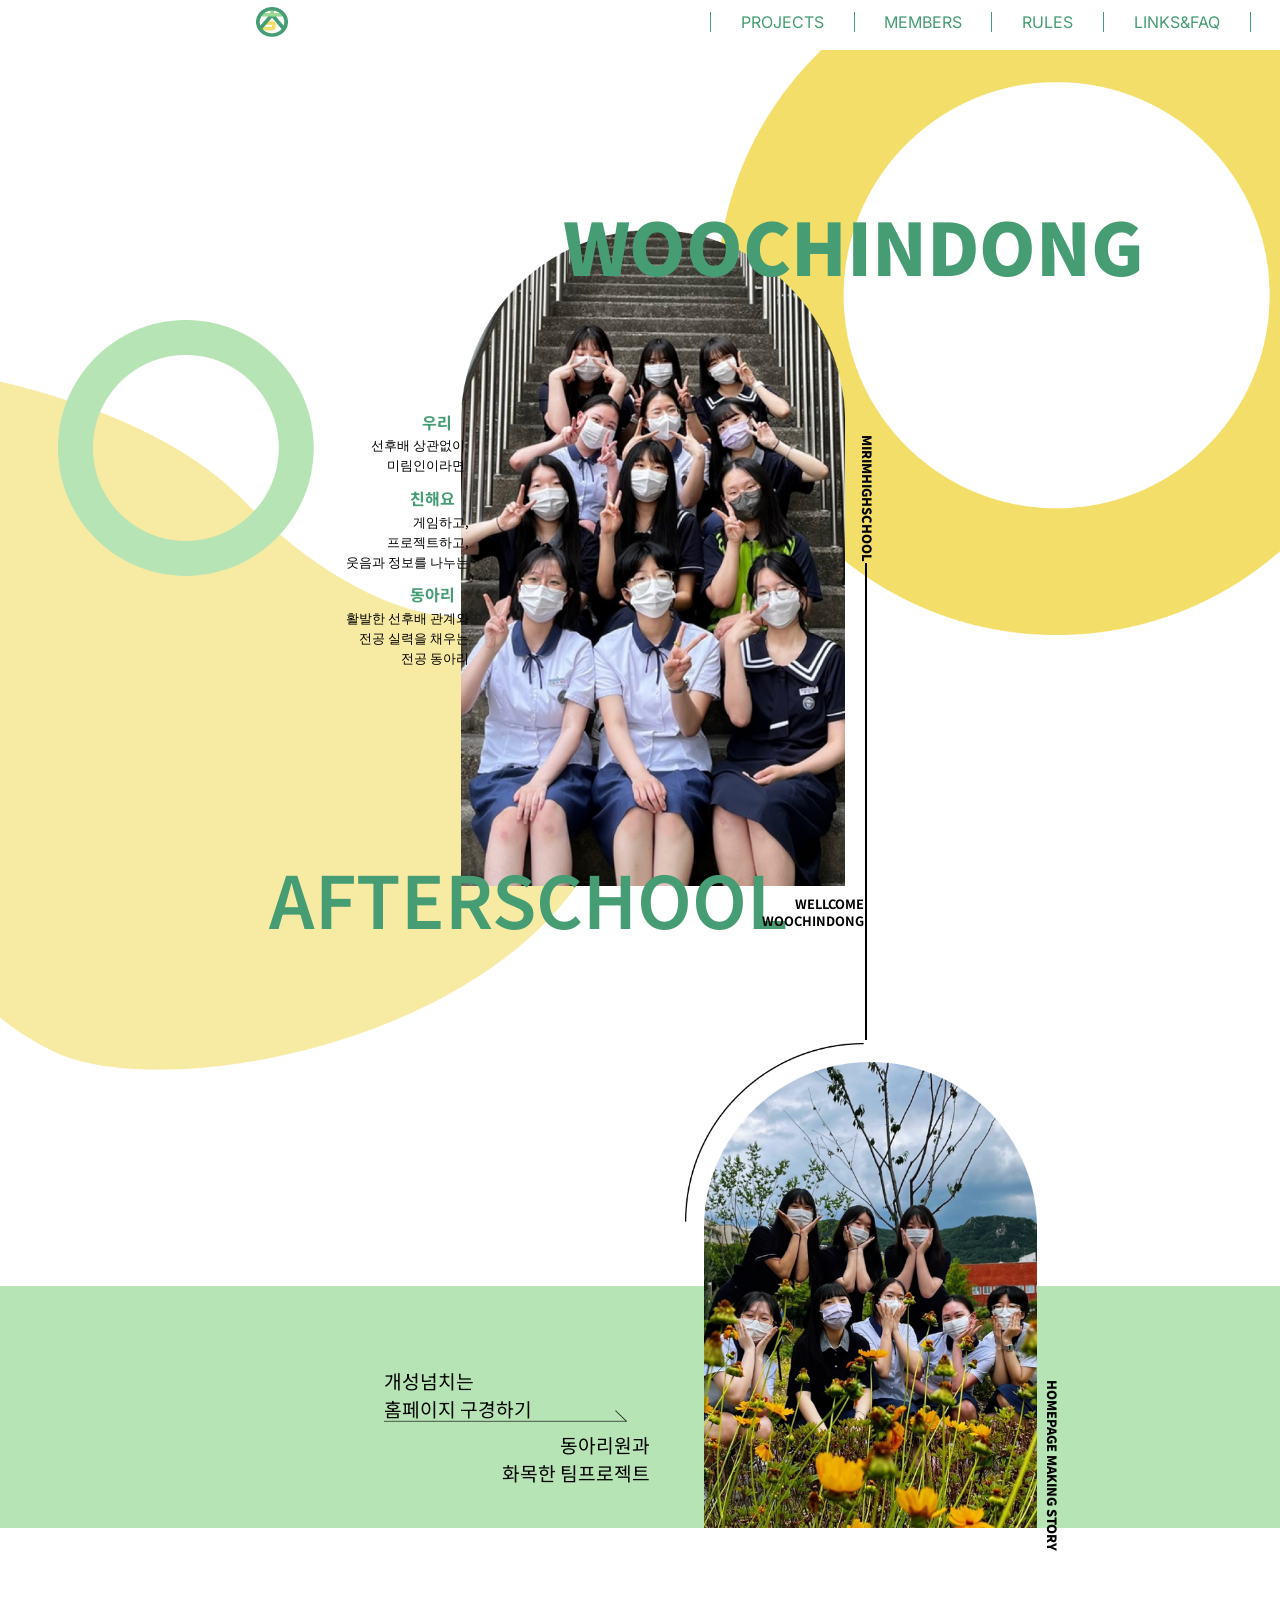
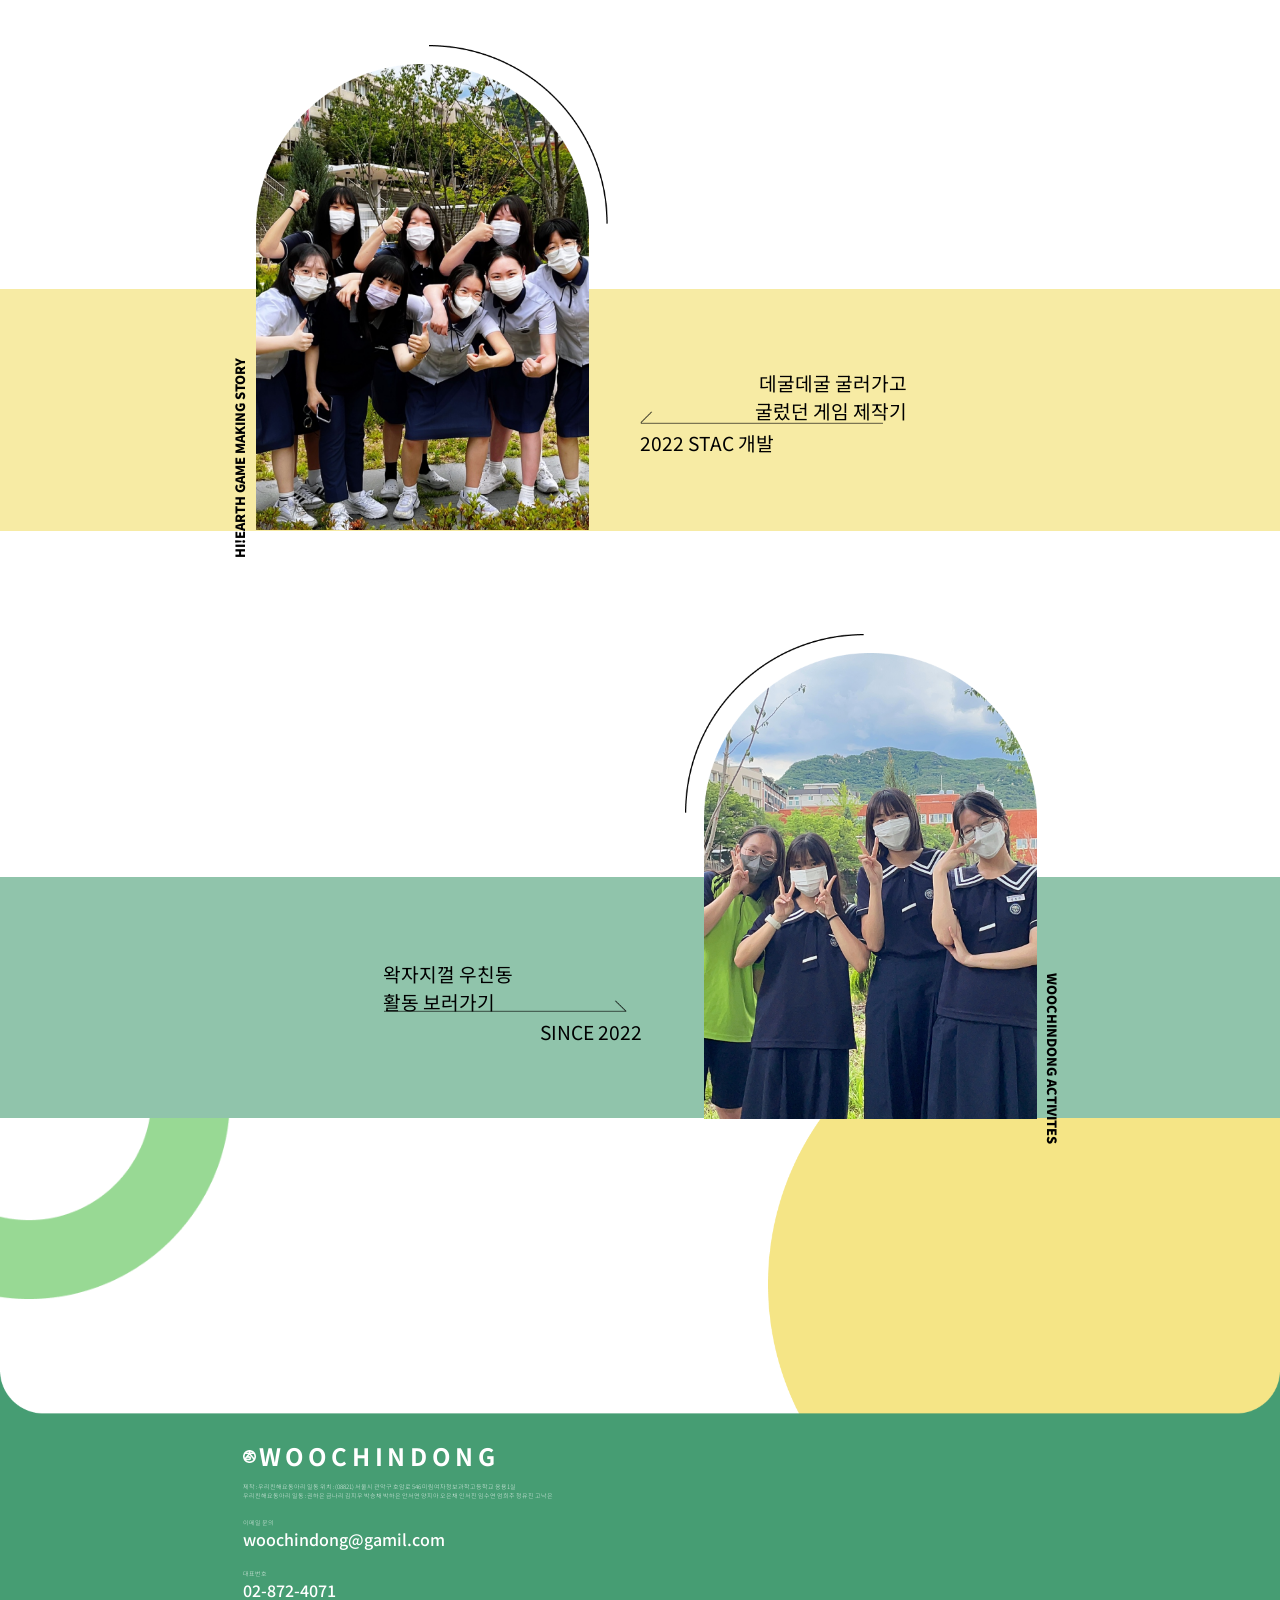
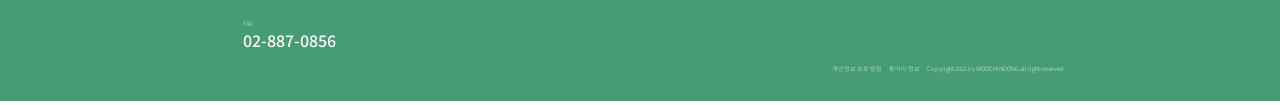
<file: index.html>
<!DOCTYPE html>
<html lang="en">
  <head>
    <title>우친동 홈페이지</title>

    <meta charset="UTF-8" />
    <meta http-equiv="X-UA-Compatible" content="IE=edge" />
    <meta name="viewport" content="width=device-width, initial-scale=1.0" />
    <link rel="preconnect" href="https://fonts.googleapis.com" />
    <link rel="preconnect" href="https://fonts.gstatic.com" crossorigin />
    <link
      href="https://fonts.googleapis.com/css2?family=Noto+Sans+KR:wght@100;300;400;500;700;900&display=swap"
      rel="stylesheet"
    />

    <link
      href="https://fonts.googleapis.com/css2?family=Inter:wght@100;300;400;500;700;900&display=swap"
      rel="stylesheet"
    />

    <link
      href="https://fonts.googleapis.com/css2?family=Noto+Sans+HK:wght@100;300;400;500;700;900&display=swap"
      rel="stylesheet"
    />
  </head>
  <style>
    * {
      margin: 0;
      padding: 0;
    }
    header {
      font-family: "Inter", sans-serif;
      width: 100%;
      height: 50px;
      background-image: url(./img/Rectangle\ 1.png);
      position: fixed;
      z-index: 10;
    }
    .logo {
      width: 2.5%;
      margin-top: 7px;
      margin-left: 20%;
      float: left;
    }
    .headmenu_wrap {
      margin-top: 12px;
      margin-left: 33%;
      float: left;
    }
    .headmenu {
      list-style: none;
      margin: 0;
      padding: 0;
    }
    .headmenu > li {
      display: inline;
      float: left;
      padding-left: 30px;
      padding-right: 30px;
    }
    .headmenu > li > a {
      color: #469d73;
      text-decoration: none;
    }
    .headmenu > li > ul > a {
      color: #469d73;
      text-decoration: none;
    }
    .point {
      border-right: 1px solid #469d73;
      border-left: 1px solid #469d73;
    }
    #sw:hover {
      background-image: url(./img/Hit.png);
      font-weight: 500;
    }
    #sol:hover {
      background-image: url(./img/Him.png);
      font-weight: 500;
    }
    #dg:hover {
      background-image: url(./img/Hib.png);
      font-weight: 500;
    }
    #sw {
      margin-top: 15px;
      padding-top: 20px;
      padding-bottom: 10px;
      background-image: url(./img/Hitbg.png);
      background-repeat: no-repeat;
      background-size: 100% 100%;
    }
    #sol {
      padding-top: 10px;
      padding-bottom: 10px;
      background-image: url(./img/Himbg.png);
      background-repeat: no-repeat;
      background-size: 100% 100%;
    }
    #dg {
      padding-top: 10px;
      padding-bottom: 10px;
      background-image: url(./img/Hibbg.png);
      background-repeat: no-repeat;
      background-size: 100% 100%;
    }
    #members {
      overflow: hidden;
      height: 30px;
      text-align: center;
      padding: 0;
    }
    .members_list {
      width: 136px;
      height: 30px;
    }
    .members_list > a {
      color: #469d73;
      text-decoration: none;
    }
    .Ma1 {
      position: absolute;

      width: 19%;
      margin-top: 110%;
      margin-left: 30%;
      z-index: 3;
    }

    .Ma2 {
      position: absolute;

      width: 19%;
      margin-top: 157%;
      margin-left: 50%;
      z-index: 3;
    }

    .Ma3 {
      position: absolute;

      width: 19%;
      margin-top: 203%;
      margin-left: 30%;
      z-index: 3;
    }

    .Mcu1 {
      position: absolute;

      margin-top: 81.5%;
      width: 14%;
      margin-left: 53.5%;
      z-index: 2;
    }

    .Mcu2 {
      position: absolute;

      margin-top: 128.5%;
      width: 14%;
      margin-left: 33.5%;
      z-index: 2;
    }

    .Mcu3 {
      position: absolute;

      margin-top: 174.5%;
      width: 14%;
      margin-left: 53.5%;
      z-index: 2;
    }

    .Mf1 {
      position: absolute;

      position: absolute;
      width: 44%;
      margin-left: 56%;
    }

    .Mf2 {
      position: absolute;

      width: 18%;
      margin-top: 195%;
      margin-left: 0%;
      z-index: 1;
    }

    .Mf3 {
      position: absolute;

      margin-left: 60%;
      margin-top: 203%;
      width: 40%;
      z-index: 1;
    }

    .Mf4 {
      position: absolute;

      margin-left: 0%;
      margin-top: 25%;
      width: 48%;
    }

    .Mi1 {
      position: absolute;

      margin-top: 83%;
      width: 26%;
      margin-left: 55%;
      z-index: 1;
    }

    .Mi2 {
      position: absolute;

      margin-top: 130%;
      width: 26%;
      margin-left: 20%;
      z-index: 1;
    }

    .Mi3 {
      position: absolute;

      margin-top: 176%;
      width: 26%;
      margin-left: 55%;
      z-index: 3;
    }

    .Mi4 {
      position: absolute;

      margin-top: 18%;
      width: 30%;
      margin-left: 36%;
    }

    .Mi51 {
      position: absolute;

      margin-top: 83%;
      width: 26%;
      margin-left: 55%;
      z-index: 4;

      opacity: 0;
      transition: opacity 0.5s linear;
    }

    .Mi52 {
      position: absolute;

      margin-top: 130%;
      width: 26%;
      margin-left: 20%;
      z-index: 4;

      opacity: 0;
      transition: opacity 0.5s linear;
    }

    .Mi53 {
      position: absolute;

      margin-top: 176%;
      width: 26%;
      margin-left: 55%;
      z-index: 4;

      opacity: 0;
      transition: opacity 0.5s linear;
    }

    .Ml1 {
      position: absolute;

      margin-top: 44%;
      height: 53%;
      margin-left: 67.5%;
    }

    .Mr1 {
      position: absolute;

      margin-top: 100.5%;
      width: 100%;
      height: 7%;
    }

    .Mr2 {
      position: absolute;

      margin-top: 147.6%;
      width: 100%;
      height: 7%;
    }

    .Mr3 {
      position: absolute;

      margin-top: 193.5%;
      width: 100%;
      height: 7%;
      z-index: 2;
    }

    .Mfooter {
      position: absolute;

      margin-top: 232.05%;
      z-index: 3;
    }

    .Mi1txt {
      position: absolute;

      font-family: "Noto Sans KR", sans-serif;
      margin-top: 106.8%;
      margin-left: 30%;
      font-size: 1.2em;

      font-weight: 400;

      z-index: 4;
    }

    .Mi1txt2 {
      position: absolute;

      font-family: "Noto Sans KR", sans-serif;
      margin-top: 111.8%;
      margin-left: 39.2%;
      text-align: right;
      font-size: 1.2em;

      font-weight: 400;

      z-index: 4;
    }

    .Mi1txt3 {
      position: absolute;

      font-family: "Noto Sans HK", sans-serif;
      margin-top: 107.8%;
      margin-left: 81.5%;
      font-size: 0.8em;
      writing-mode: vertical-rl;

      white-space: nowrap;
      font-weight: 900;
      letter-spacing: 0.01px;
      z-index: 4;
    }

    .Mi2txt {
      position: absolute;

      font-family: "Noto Sans KR", sans-serif;
      margin-top: 153.8%;
      margin-left: 59%;
      font-size: 1.2em;
      text-align: right;

      font-weight: 400;

      z-index: 4;
    }

    .Mi2txt2 {
      position: absolute;

      font-family: "Noto Sans KR", sans-serif;
      margin-top: 158.5%;
      margin-left: 50%;
      text-align: right;
      font-size: 1.2em;

      font-weight: 400;

      z-index: 4;
    }

    .Mi2txt3 {
      position: absolute;

      font-family: "Noto Sans HK", sans-serif;
      margin-top: 153%;
      margin-left: 18%;
      font-size: 0.8em;
      writing-mode: vertical-rl;

      -webkit-transform: rotate(180deg);
      white-space: nowrap;
      font-weight: 900;
      letter-spacing: 0.01px;
      z-index: 4;
    }

    .Mi3txt {
      position: absolute;

      font-family: "Noto Sans KR", sans-serif;
      margin-top: 200%;
      margin-left: 29.9%;
      font-size: 1.2em;

      font-weight: 400;

      z-index: 4;
    }

    .Mi3txt2 {
      position: absolute;

      font-family: "Noto Sans KR", sans-serif;
      margin-top: 204.5%;
      margin-left: 42.2%;
      text-align: right;
      font-size: 1.2em;

      font-weight: 400;

      z-index: 4;
    }

    .Mi3txt3 {
      position: absolute;

      font-family: "Noto Sans HK", sans-serif;
      margin-top: 201%;
      margin-left: 81.5%;
      font-size: 0.8em;
      writing-mode: vertical-lr;

      white-space: nowrap;
      font-weight: 900;
      letter-spacing: 0.01px;
      z-index: 4;
    }

    .Mi4txt1 {
      position: absolute;

      font-family: "Noto Sans KR", sans-serif;
      margin-top: 15%;
      margin-left: 44%;
      font-size: 4.5em;
      color: #469d73;

      font-weight: 900;

      z-index: 4;
    }

    .Mi4txt2 {
      position: absolute;

      font-family: "Noto Sans KR", sans-serif;
      margin-top: 32%;
      margin-left: 33%;
      font-size: 1em;
      color: #469d73;

      font-weight: 700;

      z-index: 4;
    }

    .Mi4txt3 {
      position: absolute;
      text-align: right;

      font-family: "Noto Sans HK", sans-serif;
      margin-top: 34%;
      margin-left: 29%;
      font-size: 0.8em;

      font-weight: 400;
      z-index: 4;
    }

    .Mi4txt4 {
      position: absolute;

      font-family: "Noto Sans KR", sans-serif;
      margin-top: 38%;
      margin-left: 32%;
      font-size: 1em;
      color: #469d73;

      font-weight: 700;

      z-index: 4;
    }

    .Mi4txt5 {
      position: absolute;
      text-align: right;

      font-family: "Noto Sans HK", sans-serif;
      margin-top: 40%;
      margin-left: 27%;
      font-size: 0.8em;

      font-weight: 400;
      z-index: 4;
    }

    .Mi4txt6 {
      position: absolute;

      font-family: "Noto Sans KR", sans-serif;
      margin-top: 45.5%;
      margin-left: 32%;
      font-size: 1em;
      color: #469d73;

      font-weight: 700;

      z-index: 4;
    }

    .Mi4txt7 {
      position: absolute;
      text-align: right;

      font-family: "Noto Sans HK", sans-serif;
      margin-top: 47.5%;
      margin-left: 27%;
      font-size: 0.8em;

      font-weight: 400;
      z-index: 4;
    }

    .Mi4txt8 {
      position: absolute;

      font-family: "Noto Sans HK", sans-serif;
      margin-top: 34%;
      margin-left: 67%;
      font-size: 0.8em;
      writing-mode: vertical-lr;

      font-weight: 900;
      letter-spacing: 0.01px;
      z-index: 4;
    }

    .Mi4txt9 {
      position: absolute;

      font-family: "Noto Sans KR", sans-serif;
      margin-top: 66%;
      margin-left: 21%;
      font-size: 4.5em;
      color: #469d73;

      font-weight: 600;

      z-index: 4;
    }

    .Mi4txt10 {
      position: absolute;
      text-align: right;

      font-family: "Noto Sans HK", sans-serif;
      margin-top: 70%;
      margin-left: 59.5%;
      font-size: 0.8em;

      font-weight: 700;
      letter-spacing: 0.01px;
      line-height: 130%;

      z-index: 4;
    }

    .hov:hover .Mi51 {
      opacity: 1;
    }

    .hov:hover .Mi52 {
      opacity: 1;
    }

    .hov:hover .Mi53 {
      opacity: 1;
    }

    .Mfootertxt {
      position: absolute;

      font-family: "Noto Sans KR", sans-serif;
      margin-top: 231.5%;
      margin-left: 19%;
      z-index: 4;
      color: white;
    }

    .Mfi {
      position: absolute;

      margin-top: 26%;
      width: 4%;
    }

    .t2 {
      margin-left: 5%;
      margin-top: 24%;
      font-weight: 700;
      font-size: 1.5em;
      letter-spacing: 0.2em;
    }

    .t1 {
      margin-top: 3%;
      font-weight: 200;
      font-size: 0.2em;
    }

    .t3 {
      margin-top: -2%;
      font-weight: 200;
      font-size: 0.2em;
    }

    .bt3 {
      font-weight: 500;
      font-size: 1em;
    }

    .t4 {
      margin-top: -2%;
      font-weight: 200;
      font-size: 0.2em;
    }
    .bt4 {
      font-weight: 500;
      font-size: 1em;
    }

    .t5 {
      margin-top: -2%;
      font-weight: 200;
      font-size: 0.2em;
    }

    .bt5 {
      font-weight: 500;
      font-size: 1em;
    }

    .t6 {
      position: absolute;
      margin-left: 65%;
      margin-top: 255%;
      font-size: 0.3em;
      z-index: 5;
      font-family: "Noto Sans KR", sans-serif;
      color: white;
      font-weight: 200;
    }
  </style>
  <header>
    <a href="./index.html"><img class="logo" src="./img/logo.png" /></a>
    <div class="headmenu_wrap">
      <ul class="headmenu">
        <li class="point"><a href="./project.html">PROJECTS</a></li>
        <li onclick="DropMenu()" id="members">
          <a href="#">MEMBERS</a>
          <ul style="padding: 0">
            <li id="sw" class="members_list">
              <a href="./soft.html">Software</a>
            </li>
            <li id="sol" class="members_list">
              <a href="./sol.html">Solution</a>
            </li>
            <li id="dg" class="members_list">
              <a href="./design.html">Design</a>
            </li>
          </ul>
        </li>
        <li class="point"><a href="./rules.html">RULES</a></li>
        <li style="border-right: 1px solid #469d73">
          <a href="./link.html">LINKS&FAQ</a>
        </li>
      </ul>
    </div>
  </header>
  <body>
    <div class="Ma1">
      <img src="./img/Ma1.png" width="100%" />
    </div>

    <div class="Ma2">
      <img src="./img/Ma2.png" width="100%" />
    </div>

    <div class="Ma3">
      <img src="./img/Ma3.png" width="100%" />
    </div>

    <div class="Mcu1">
      <img src="./img/Mcu1.png" width="100%" />
    </div>

    <div class="Mcu2">
      <img src="./img/Mcu2.png" width="100%" />
    </div>

    <div class="Mcu3">
      <img src="./img/Mcu3.png" width="100%" />
    </div>

    <div class="Mf1">
      <img src="./img/Mf1.png" width="100%" />
    </div>

    <div class="Mf2">
      <img src="./img/Mf2.png" width="100%" />
    </div>

    <div class="Mf3">
      <img src="./img/Mf3.png" width="100%" />
    </div>

    <div class="Mf4">
      <img src="./img/Mf4.png" width="100%" />
    </div>

    <a href="#">
      <div class="hov">
        <div class="Mi1">
          <img src="./img/Mi1.png" width="100%" />
        </div>
        <div class="Mi51">
          <img src="./img/Mi5.png" width="100%" />
        </div>
      </div>
    </a>

    <a href="#">
      <div class="hov">
        <div class="Mi2">
          <img src="./img/Mi2.png" width="100%" />
        </div>

        <div class="Mi52">
          <img src="./img/Mi5.png" width="100%" />
        </div>
      </div>
    </a>

    <a href="#">
      <div class="hov">
        <div class="Mi3">
          <img src="./img/Mi3.png" width="100%" />
        </div>

        <div class="Mi53">
          <img src="./img/Mi5.png" width="100%" />
        </div>
      </div>
    </a>

    <div class="Mi1txt">
      개성넘치는<br />
      홈페이지 구경하기
    </div>

    <div class="Mi1txt2">
      동아리원과<br />
      화목한 팀프로젝트
    </div>

    <div class="Mi1txt3">HOMEPAGE MAKING STORY</div>

    <div class="Mi2txt">
      데굴데굴 굴러가고<br />
      굴렀던 게임 제작기
    </div>

    <div class="Mi2txt2">2022 STAC 개발</div>

    <div class="Mi2txt3">HI!EARTH GAME MAKING STORY</div>

    <div class="Mi3txt">
      왁자지껄 우친동<br />
      활동 보러가기
    </div>

    <div class="Mi3txt2">SINCE 2022</div>

    <div class="Mi3txt3">WOOCHINDONG ACTIVITES</div>

    <div class="Mi4">
      <img src="./img/Mi4.png" width="100%" />
    </div>

    <div>
      <div class="Mi4txt1">WOOCHINDONG</div>

      <div class="Mi4txt2">우리</div>

      <div class="Mi4txt3">
        선후배 상관없이
        <br />
        미림인이라면
      </div>

      <div class="Mi4txt4">친해요</div>

      <div class="Mi4txt5">
        게임하고,
        <br />
        프로젝트하고,
        <br />
        웃음과 정보를 나누는
      </div>

      <div class="Mi4txt6">동아리</div>

      <div class="Mi4txt7">
        활발한 선후배 관계와
        <br />
        전공 실력을 채우는
        <br />
        전공 동아리
      </div>

      <div class="Mi4txt8">MIRIMHIGHSCHOOL</div>

      <div class="Mi4txt9">AFTERSCHOOL</div>

      <div class="Mi4txt10">
        WELLCOME
        <br />
        WOOCHINDONG
      </div>
    </div>

    <div class="Ml1">
      <img src="./img/Ml1.png" width="100%" height="100%" />
    </div>

    <div class="Mr1">
      <img src="./img/Mr1.png" width="100%" />
    </div>

    <div class="Mr2">
      <img src="./img/Mr2.png" width="100%" />
    </div>

    <div class="Mr3">
      <img src="./img/Mr3.png" width="100%" />
    </div>

    <div class="Mfooter">
      <img src="./img/Mfooter.png" width="100%" />
    </div>

    <div class="Mfootertxt">
      <div class="Mfi">
        <img src="./img/Mfi.png" width="100%" />
      </div>

      <div class="t2">WOOCHINDONG</div>

      <div class="t1">
        제작 : 우리친해요동아리 일동 위치 : (08821) 서울시 관악구 호암로 546
        미림여자정보과학고등학교 응용1실
        <br />
        우리친해요동아리 일동 : 권하은 금나리 김지우 박승채 박하은 안서연 양지아
        오은채 인서진 임수연 엄희주 정유진 고낙은
      </div>

      <br />

      <div class="t3">이메일 문의</div>

      <div class="bt3">woochindong@gamil.com</div>
      <br />
      <div class="t4">대표번호</div>

      <div class="bt4">02-872-4071</div>
      <br />
      <div class="t5">FAX</div>

      <div class="bt5">02-887-0856</div>
      <br />
    </div>

    <div class="t6">
      개인정보 보호 방침&nbsp;&nbsp;&nbsp;&nbsp;&nbsp;&nbsp;&nbsp;동아리
      정보&nbsp;&nbsp;&nbsp;&nbsp;&nbsp;&nbsp;&nbsp;Copyright 2021 by
      WOOCHINDONG all right reserved.
    </div>
  </body>
</html>

<script>
  let cnt_li = 0;
  function DropMenu() {
    cnt_li++;
    if (cnt_li % 2 == 0) {
      document.getElementById("members").style.overflow = "hidden";
      document.getElementById("members").style.height = "30px";
    } else {
      document.getElementById("members").style.overflow = "none";
      document.getElementById("members").style.height = "200px";
    }
  }
</script>
</file>
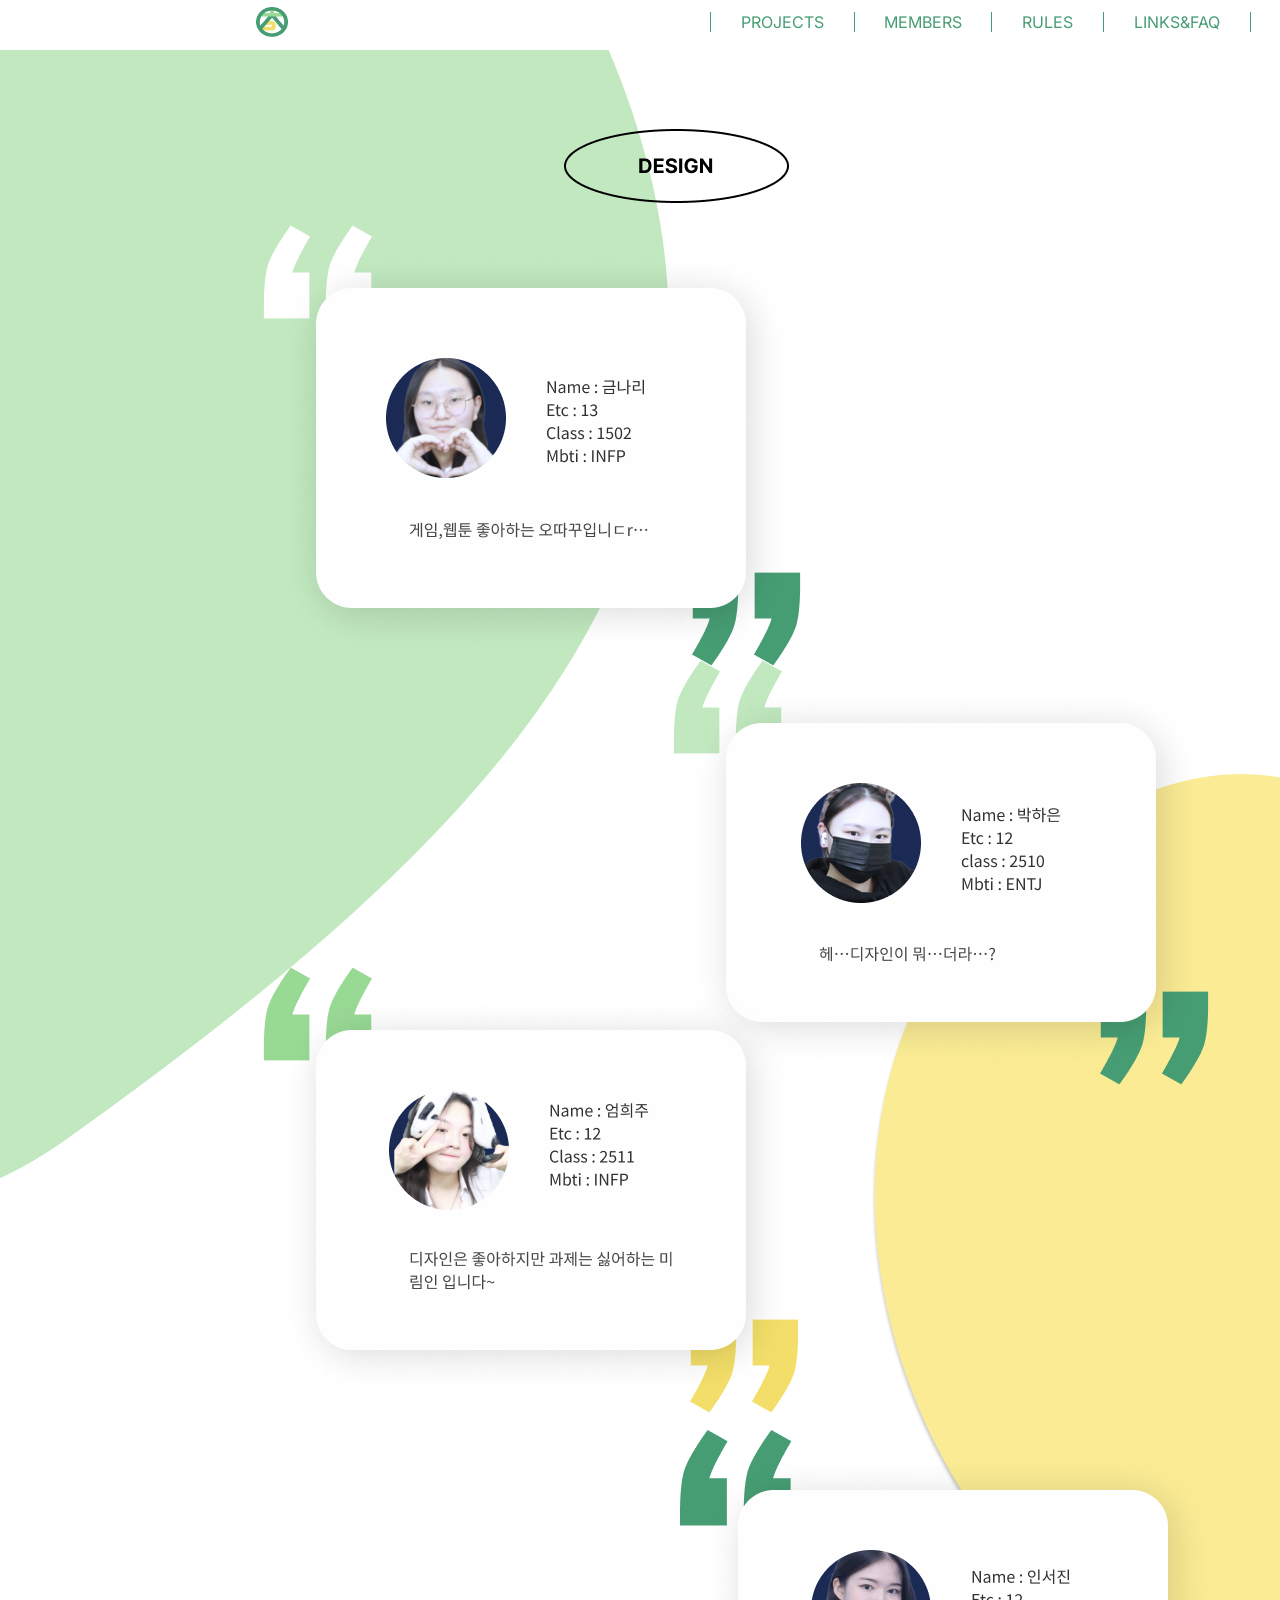
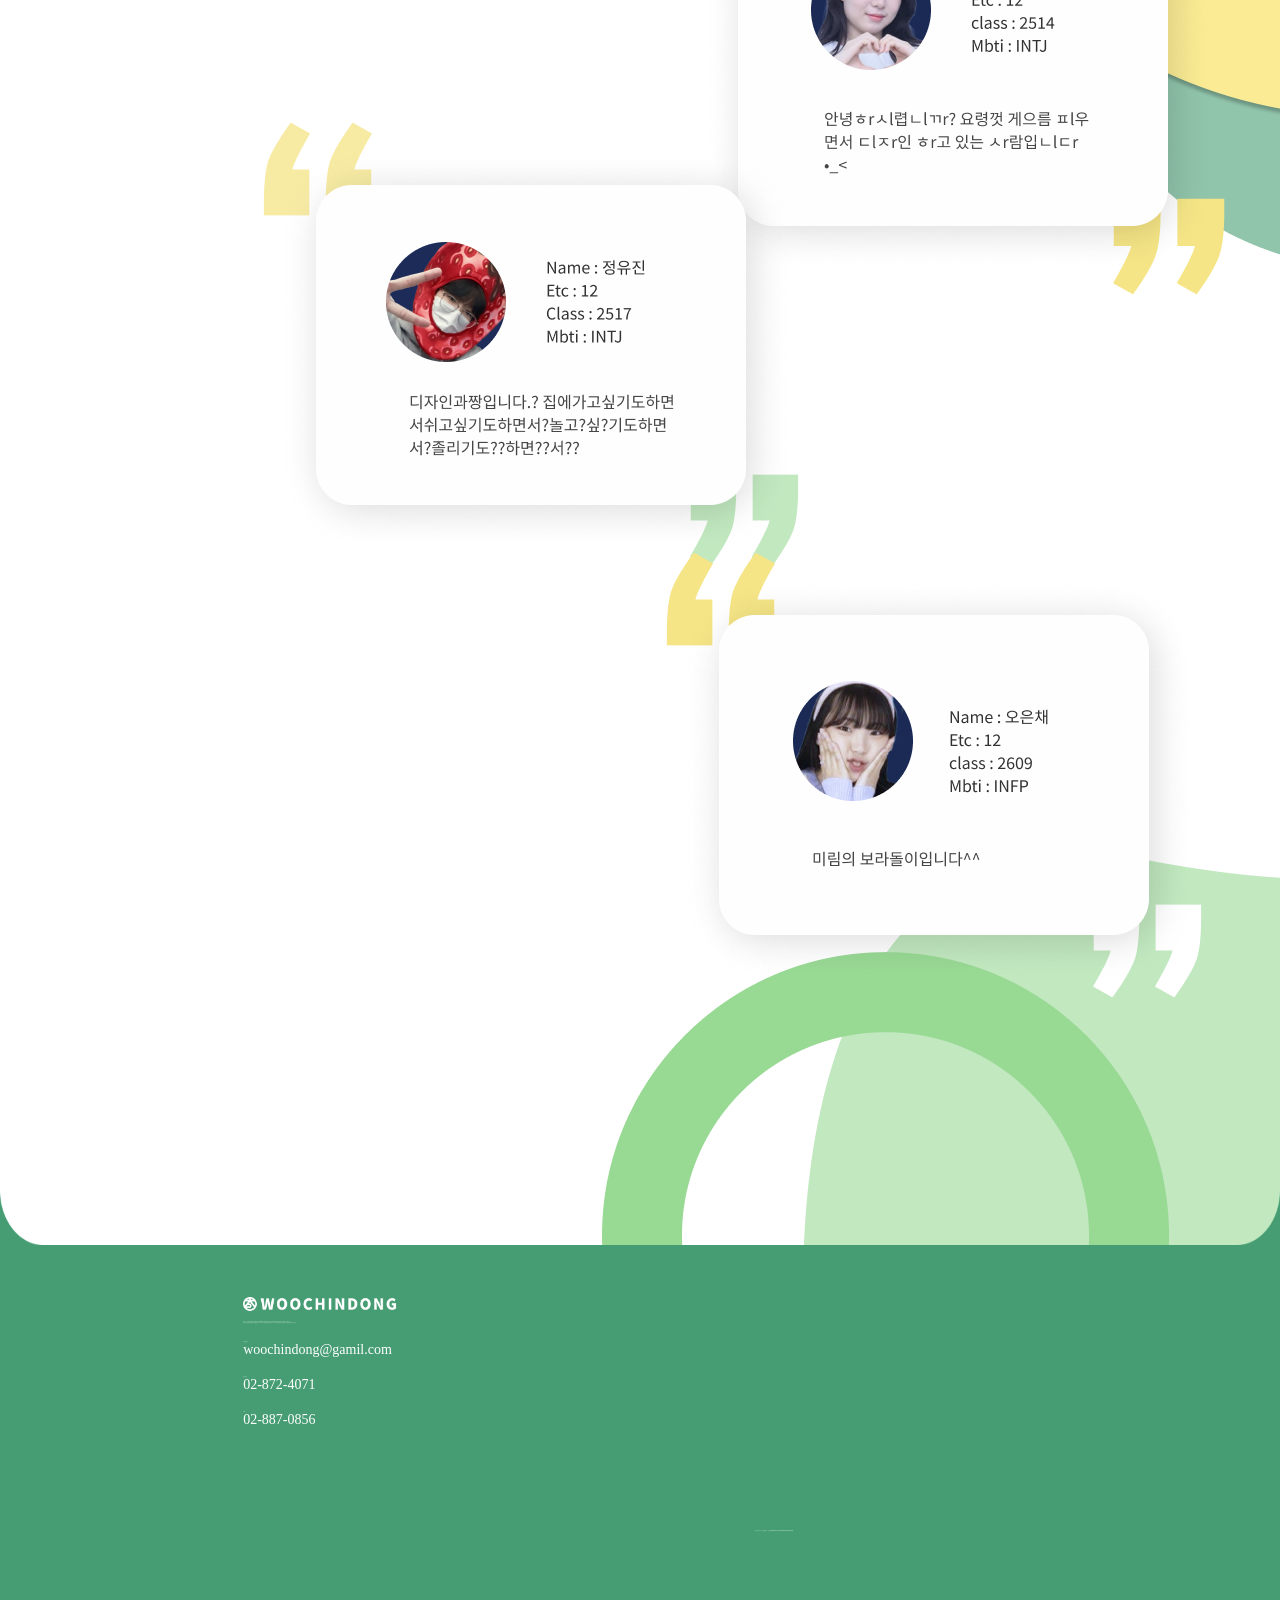
<file: design.html>
<!DOCTYPE html>
<html lang="ko">
  <head>
    <meta charset="utf-8" />
    <meta name="viewport" content="width=device-width, initial-scale=1" />
    <title>우친동</title>
    <link rel="preconnect" href="https://fonts.googleapis.com" />
    <link rel="preconnect" href="https://fonts.gstatic.com" crossorigin />
    <link
      href="https://fonts.googleapis.com/css2?family=Noto+Sans+KR:wght@100;300;400;500;700;900&display=swap"
      rel="stylesheet"
    />

    <link
      href="https://fonts.googleapis.com/css2?family=Inter:wght@100;300;400;500;700;900&display=swap"
      rel="stylesheet"
    />

    <link
      href="https://fonts.googleapis.com/css2?family=Noto+Sans+HK:wght@100;300;400;500;700;900&display=swap"
      rel="stylesheet"
    />

    <style>
      * {
        -webkit-touch-callout: none;
        user-select: none;
        -moz-user-select: none;
        -ms-user-select: none;
        -webkit-user-select: none;
        -webkit-user-drag: none;
        margin: 0;
        padding: 0;
      }
      .a {
        position: absolute;
        width: 1082.5;
        height: 1595.23;
        margin-left: -8.7%;
        margin-top: -5.7%;
      }

      .b {
        position: absolute;
        width: 255;
        height: 74;
        margin-left: 44.1%;
        margin-top: 10.1%;
      }
      .c {
        position: absolute;
        width: 552;
        height: 455;
        margin-left: 20%;
        margin-top: 17%;
      }
      .d {
        position: absolute;
        width: 550;
        height: 439;
        margin-left: 52%;
        margin-top: 51%;
      }
      .e {
        position: absolute;
        width: 550;
        height: 460;
        margin-left: 20%;
        margin-top: 75%;
      }
      .f {
        position: absolute;
        width: 800;
        height: 695;
        margin-left: 52%;
        margin-top: 103%;
      }
      .g {
        position: absolute;
        width: 550;
        height: 460;
        margin-left: 20%;
        margin-top: 134%;
      }
      .h {
        position: absolute;
        width: 550;
        height: 460;
        margin-left: 51.5%;
        margin-top: 167.6%;
      }
      .i {
        position: absolute;
        z-index: 1;
        width: 100%;
        height: 420px;
        margin-top: 218%;
      }
      .j {
        position: absolute;
        width: 567;
        height: 347.92;
        margin-left: 47%;
        margin-top: 199.4%;
      }
      .k {
        position: absolute;
        width: 792;
        height: 723.1;
        margin-left: 62.7%;
        margin-top: 174.7%;
      }
      .l {
        position: absolute;
        width: 979.17;
        height: 848.47;
        margin-left: 121%;
        margin-top: 90.5%;
      }
      .n {
        position: absolute;
        width: 1920;
        height: 348;
        margin-left: 0%;
        margin-top: 199.4%;
      }
      /*
    .o{
      position: absolute;
      width: 246; height: 35;
      margin-left: 19.27%; margin-top: 225.92%;
      z-index: 2;
    }
    */
      .p {
        position: absolute;
        width: 979.17;
        height: 848.47;
        margin-left: 68%;
        margin-top: 60.5%;
      }
      .q {
        position: absolute;
        width: 640px;
        height: 640px;
        margin-left: 82.5%;
        margin-top: 96%;
      }

      .fttit {
        position: absolute;
        margin-left: 19%;
        margin-top: 225.92%;
        width: 12%;
        z-index: 2;
      }

      .imtxt {
        position: absolute;
        margin-left: 19%;
        margin-top: 228%;
        color: white;
        z-index: 2;
      }

      .t1 {
        font-size: 1px;
        margin-top: 2%;
        z-index: 2;
      }

      .t3 {
        font-size: 1px;
        z-index: 2;
      }
      .bt3 {
        font-size: 14px;
        z-index: 2;
      }

      .t4 {
        font-size: 1px;
        z-index: 2;
      }
      .bt4 {
        font-size: 14px;
        z-index: 2;
      }

      .t5 {
        font-size: 1px;
        z-index: 2;
      }
      .bt5 {
        font-size: 14px;
        z-index: 2;
      }

      .t6 {
        position: absolute;
        margin-left: 59%;
        margin-top: 244.5%;
        font-size: 1px;
        color: white;
        z-index: 2;
      }

      header {
        font-family: "Inter", sans-serif;
        width: 100%;
        height: 50px;
        background-image: url(./img/Rectangle\ 1.png);
        position: fixed;
        z-index: 10;
      }
      .logo {
        width: 2.5%;
        margin-top: 7px;
        margin-left: 20%;
        float: left;
      }
      .headmenu_wrap {
        margin-top: 12px;
        margin-left: 33%;
        float: left;
      }
      .headmenu {
        list-style: none;
        margin: 0;
        padding: 0;
      }
      .headmenu > li {
        display: inline;
        float: left;
        padding-left: 30px;
        padding-right: 30px;
      }
      .headmenu > li > a {
        color: #469d73;
        text-decoration: none;
      }
      .headmenu > li > ul > a {
        color: #469d73;
        text-decoration: none;
      }
      .point {
        border-right: 1px solid #469d73;
        border-left: 1px solid #469d73;
      }
      #sw:hover {
        background-image: url(./img/Hit.png);
        font-weight: bold;
      }
      #sol:hover {
        background-image: url(./img/Him.png);
        font-weight: bold;
      }
      #dg:hover {
        background-image: url(./img/Hib.png);
        font-weight: bold;
      }
      #sw {
        margin-top: 15px;
        padding-top: 20px;
        padding-bottom: 10px;
        background-image: url(./img/Hitbg.png);
        background-repeat: no-repeat;
        background-size: 100% 100%;
      }
      #sol {
        padding-top: 10px;
        padding-bottom: 10px;
        background-image: url(./img/Himbg.png);
        background-repeat: no-repeat;
        background-size: 100% 100%;
      }
      #dg {
        padding-top: 10px;
        padding-bottom: 10px;
        background-image: url(./img/Hibbg.png);
        background-repeat: no-repeat;
        background-size: 100% 100%;
      }
      #members {
        overflow: hidden;
        height: 30px;
        text-align: center;
        padding: 0;
      }
      .members_list {
        width: 136px;
        height: 30px;
      }
      .members_list > a {
        color: #469d73;
        text-decoration: none;
      }
    </style>
  </head>
  <header>
    <a href="./index.html"><img class="logo" src="./img/logo.png" /></a>
    <div class="headmenu_wrap">
      <ul class="headmenu">
        <li class="point"><a href="./project.html">PROJECTS</a></li>
        <li onclick="DropMenu()" class="member_list" id="members">
          <a href="#">MEMBERS</a>
          <ul style="padding: 0">
            <li id="sw" class="members_list">
              <a href="./soft.html">Software</a>
            </li>
            <li id="sol" class="members_list">
              <a href="./sol.html">Solution</a>
            </li>
            <li id="dg" class="members_list">
              <a href="./design.html">Design</a>
            </li>
          </ul>
        </li>
        <li class="point"><a href="./rules.html">RULES</a></li>
        <li style="border-right: 1px solid #469d73">
          <a href="./link.html">LINKS&FAQ</a>
        </li>
      </ul>
    </div>
  </header>
  <body style="overflow-x: hidden">
    <div class="a">
      <img src="./img/Ellipse 17.png" />
    </div>

    <div class="b">
      <img src="./img/Group 135.png" />
    </div>

    <div class="c">
      <img src="./img/rsf.png" />
    </div>

    <div class="q">
      <img src="./img/Ellipse 16.png" />
    </div>

    <div class="p">
      <img src="./img/Ellipse 20.png" />
    </div>

    <div class="d">
      <img src="./img/qgd.png" />
    </div>

    <div class="e">
      <img src="./img/dgw.png" />
    </div>

    <div class="f">
      <img src="./img/dtw.png" />
    </div>

    <div class="g">
      <img src="./img/wdw.png" />
    </div>

    <div class="i">
      <img src="./img/Exclude (2).png" width="100%" height="100%" />
    </div>

    <div class="n">
      <img src="./img/Rectangle 34.png" />
    </div>

    <div class="k">
      <img src="./img/Intersect.png" />
    </div>

    <div class="j">
      <img src="./img/Intersect (1).png" />
    </div>

    <div class="fttit">
      <img src="./img/fttit.png" width="100%" />
    </div>

    <div class="h">
      <img src="./img/ddc.png" />
    </div>

    <div class="imtxt">
      <div class="t1">
        제작 : 우리친해요동아리 일동 위치 : (08821) 서울시 관악구 호암로 546
        미림여자정보과학고등학교 응용1실
        <br />
        우리친해요동아리 일동 : 권하은 금나리 김지우 박승채 박하은 안서연 양지아
        오은채 인서진 임수연 엄희주 정유진 고낙은
      </div>

      <br />

      <div class="t3">이메일 문의</div>

      <div class="bt3">woochindong@gamil.com</div>
      <br />
      <div class="t4">대표번호</div>

      <div class="bt4">02-872-4071</div>
      <br />
      <div class="t5">FAX</div>

      <div class="bt5">02-887-0856</div>
      <br />
    </div>
    <div class="t6">
      개인정보 보호 방침 | 동아리 정보 | Copyright 2021 by WOOCHINDONG all right
      reserved.
    </div>
  </body>
</html>
<script>
  let cnt_li = 0;
  function DropMenu() {
    cnt_li++;
    if (cnt_li % 2 == 0) {
      document.getElementById("members").style.overflow = "hidden";
      document.getElementById("members").style.height = "0px";
    } else {
      document.getElementById("members").style.overflow = "none";
      document.getElementById("members").style.height = "200px";
    }
  }
</script>
</file>
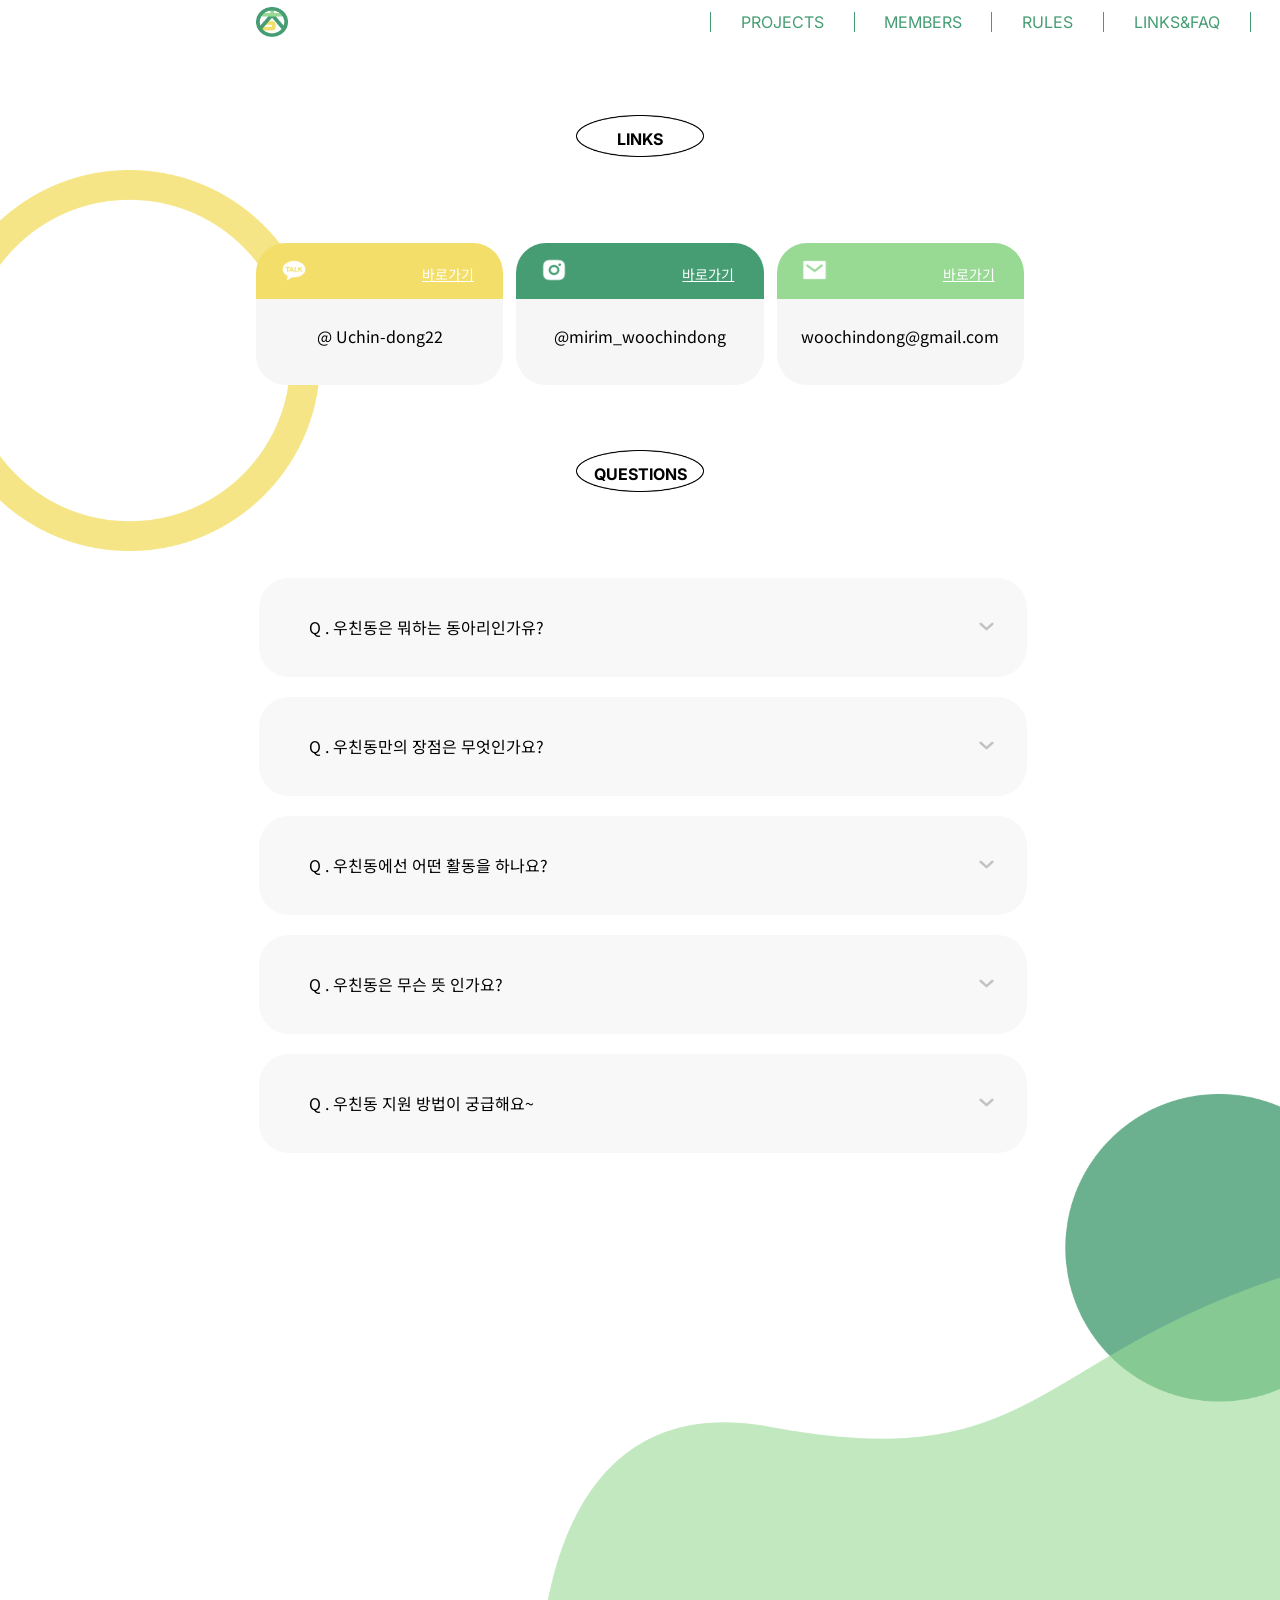
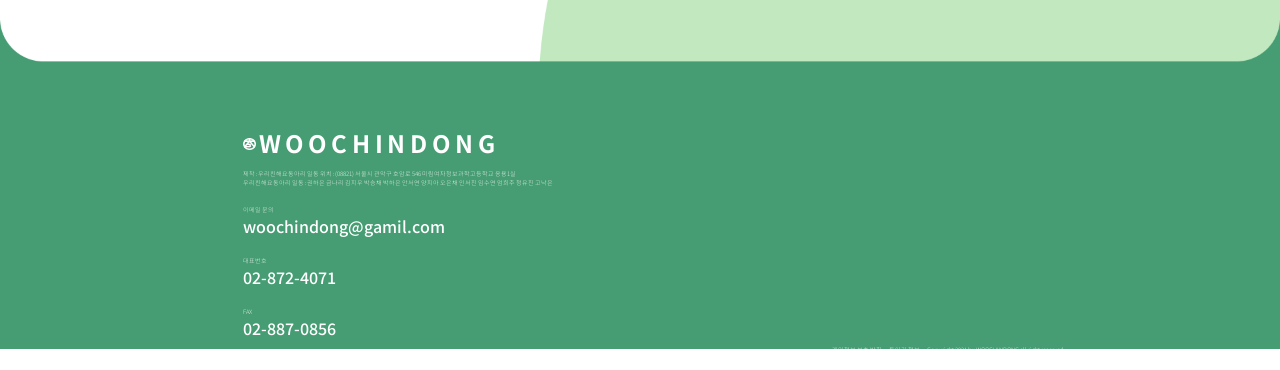
<file: link.html>
<!DOCTYPE html>
<html lang="en">
  <head>
    <meta charset="UTF-8" />
    <meta http-equiv="X-UA-Compatible" content="IE=edge" />
    <meta name="viewport" content="width=device-width, initial-scale=1.0" />
    <link rel="preconnect" href="https://fonts.googleapis.com" />
    <link rel="preconnect" href="https://fonts.gstatic.com" crossorigin />
    <link
      href="https://fonts.googleapis.com/css2?family=Noto+Sans+KR:wght@100;300;400;500;700;900&display=swap"
      rel="stylesheet"
    />

    <link
      href="https://fonts.googleapis.com/css2?family=Inter:wght@100;300;400;500;700;900&display=swap"
      rel="stylesheet"
    />

    <link
      href="https://fonts.googleapis.com/css2?family=Noto+Sans+HK:wght@100;300;400;500;700;900&display=swap"
      rel="stylesheet"
    />
    <title>우친동 홈페이지</title>
  </head>
  <style>
    html,
    body {
      width: 100%;
      height: 100%;
      padding: 0;
      margin: 0;
      font-family: "Noto Sans KR", sans-serif;
    }
    .wrap {
      padding-top: 9%;
      background-image: url("./img//Lf1.png"), url("./img//Lf2.png");
      background-repeat: no-repeat;
      background-size: 25%, 58%;
      background-position: 0% 170px, 100% 83.5%;
    }
    .title {
      font-family: "Inter", sans-serif;
      font-weight: 700;
      background-image: url("./img/Ltitc.png");
      background-repeat: no-repeat;
      background-size: 100%;
      padding: 0;
      width: 10%;
      height: 50px;
      margin-left: 45%;
      margin-right: 45%;
      text-align: center;
      line-height: 3;
      position: absolute;
    }
    .link_header {
      height: 43%;
      border-radius: 30px 30px 0px 0px;
    }
    .link_box {
      padding-top: 10%;
      text-align: center;
      height: 47%;
      background-color: #f6f6f6;
      border-radius: 0px 0px 30px 30px;
    }
    #link_1 {
      background-color: #f2de68;
    }
    #link_2 {
      background-color: #469d73;
    }
    #link_3 {
      background-color: #98d994;
    }
    .link > div > img {
      margin-top: 6%;
      margin-left: 10%;
      width: 26.25px;
      height: 24.12px;
    }
    .link > div > a {
      float: right;
      font-size: 14px;
      margin-top: 21px;
      margin-right: 9%;
      width: 59px;
      height: 19px;
      text-decoration: underline;
    }
    .link_wrap {
      height: 130px;
      width: 60%;
      margin-left: 20%;
      margin-top: 10%;
      margin-bottom: 6%;
    }
    .link {
      width: 32.2%;
      height: 100%;
      float: left;
    }
    #link_center {
      margin-right: 1.7%;
      margin-left: 1.7%;
    }
    .question {
      margin-bottom: 20px;
      width: 100%;
      height: 62px;
      border-radius: 30px;
      padding-top: 37px;
      padding-right: 4%;
      padding-left: 50px;
      background-color: #f8f8f8;
      overflow: hidden;
    }
    .questions {
      width: 54%;
      margin-left: 20.2%;
      margin-top: 16%;
      padding-bottom: 33%;
    }
    .question > button > img {
      width: 15px;
    }
    .footer {
      margin: 0;
      padding: 0;
      height: 375px;
      background-image: url("./img/Lfooter.png");
      background-size: 100%;
      background-repeat: no-repeat;
      background-position: 100%;
    }
    button {
      border: none;
      background: none;
    }
    .question > button {
      float: right;
      margin-top: 3px;
    }
    .answer {
      margin-top: 40px;
    }
    a {
      color: white;
    }
    header {
      font-family: "Inter", sans-serif;
      width: 100%;
      height: 50px;
      background-image: url(./img/Rectangle\ 1.png);
      position: fixed;
      z-index: 10;
    }
    .logo {
      width: 2.5%;
      margin-top: 7px;
      margin-left: 20%;
      float: left;
    }
    .headmenu_wrap {
      margin-top: 12px;
      margin-left: 33%;
      float: left;
    }
    .headmenu {
      list-style: none;
      margin: 0;
      padding: 0;
    }
    .headmenu > li {
      display: inline;
      float: left;
      padding-left: 30px;
      padding-right: 30px;
    }
    .headmenu > li > a {
      color: #469d73;
      text-decoration: none;
    }
    .headmenu > li > ul > a {
      color: #469d73;
      text-decoration: none;
    }
    .point {
      border-right: 1px solid #469d73;
      border-left: 1px solid #469d73;
    }
    #sw:hover {
      background-image: url(./img/Hit.png);
      font-weight: 500;
    }
    #sol:hover {
      background-image: url(./img/Him.png);
      font-weight: 500;
    }
    #dg:hover {
      background-image: url(./img/Hib.png);
      font-weight: 500;
    }
    #sw {
      margin-top: 15px;
      padding-top: 20px;
      padding-bottom: 10px;
      background-image: url(./img/Hitbg.png);
      background-repeat: no-repeat;
      background-size: 100% 100%;
    }
    #sol {
      padding-top: 10px;
      padding-bottom: 10px;
      background-image: url(./img/Himbg.png);
      background-repeat: no-repeat;
      background-size: 100% 100%;
    }
    #dg {
      padding-top: 10px;
      padding-bottom: 10px;
      background-image: url(./img/Hibbg.png);
      background-repeat: no-repeat;
      background-size: 100% 100%;
    }
    #members {
      overflow: hidden;
      height: 30px;
      text-align: center;
      padding: 0;
    }
    .members_list {
      width: 136px;
      height: 30px;
    }
    .members_list > a {
      color: #469d73;
      text-decoration: none;
    }
    .Mfootertxt {
      position: absolute;

      font-family: "Noto Sans KR", sans-serif;
      margin-top: -25%;
      margin-left: 19%;
      z-index: 4;
      color: white;
    }

    .Mfi {
      position: absolute;

      margin-top: 26%;
      width: 4%;
    }

    .t2 {
      margin-left: 5%;
      margin-top: 24%;
      font-weight: 700;
      font-size: 1.5em;
      letter-spacing: 0.2em;
    }

    .t1 {
      margin-top: 3%;
      font-weight: 200;
      font-size: 0.2em;
    }

    .t3 {
      margin-top: -2%;
      font-weight: 200;
      font-size: 0.2em;
    }

    .bt3 {
      font-weight: 500;
      font-size: 1em;
    }

    .t4 {
      margin-top: -2%;
      font-weight: 200;
      font-size: 0.2em;
    }
    .bt4 {
      font-weight: 500;
      font-size: 1em;
    }

    .t5 {
      margin-top: -2%;
      font-weight: 200;
      font-size: 0.2em;
    }

    .bt5 {
      font-weight: 500;
      font-size: 1em;
    }
    /*23.5*/
    .t6 {
      position: absolute;
      margin-left: 65%;
      margin-top: -2%;
      font-size: 0.3em;
      z-index: 5;
      font-family: "Noto Sans KR", sans-serif;
      color: white;
      font-weight: 200;
    }
  </style>
  <body>
    <header>
      <a href="./index.html"><img class="logo" src="./img/logo.png" /></a>
      <div class="headmenu_wrap">
        <ul class="headmenu">
          <li class="point"><a href="./project.html">PROJECTS</a></li>
          <li onclick="DropMenu()" id="members">
            <a href="#">MEMBERS</a>
            <ul style="padding: 0">
              <li id="sw" class="members_list">
                <a href="./soft.html">Software</a>
              </li>
              <li id="sol" class="members_list">
                <a href="./sol.html">Solution</a>
              </li>
              <li id="dg" class="members_list">
                <a href="./design.html">Design</a>
              </li>
            </ul>
          </li>
          <li class="point"><a href="./rules.html">RULES</a></li>
          <li style="border-right: 1px solid #469d73">
            <a href="./link.html">LINKS&FAQ</a>
          </li>
        </ul>
      </div>
    </header>
    <div class="wrap">
      <div class="title">LINKS</div>
      <div class="link_wrap">
        <div class="link">
          <div class="link_header" id="link_1">
            <img src="./img/LI1.png" /><a href="#">바로가기</a>
          </div>
          <div class="link_box">@ Uchin-dong22</div>
        </div>
        <div class="link" id="link_center">
          <div class="link_header" id="link_2">
            <img src="./img/LI2.png" /><a
              href="https://www.instagram.com/mirim_woochindong/"
              >바로가기</a
            >
          </div>
          <div class="link_box">@mirim_woochindong</div>
        </div>
        <div class="link">
          <div class="link_header" id="link_3">
            <img src="./img/LI3.png" /><a
              href="https://mail.google.com/mail/u/2/?ogbl#inbox"
              >바로가기</a
            >
          </div>
          <div class="link_box">woochindong@gmail.com</div>
        </div>
      </div>
      <div class="title">QUESTIONS</div>
      <div class="questions">
        <div class="question" id="drop1">
          Q . 우친동은 뭐하는 동아리인가유?
          <button onclick="Dropqeustion('drop1')">
            <img src="./img//L_down_icon.png" class="drop_img" />
          </button>
          <div class="answer">
            A . 선후배 친목도모 및 즐거운 게임과 프로젝트를 진행하는
            동아리랍니다~ 짜잔!
          </div>
        </div>
        <div class="question" id="drop2">
          Q . 우친동만의 장점은 무엇인가요?
          <button onclick="Dropqeustion('drop2')">
            <img src="./img//L_down_icon.png" class="drop_img" />
          </button>
          <div class="answer">
            A . 다른 친구들 이야기를 들어보면 선후배 관계가 매우 삐꺽 대는
            느낌인데 우리는 다같이 소통하는 분위기라 좋아요
            <br />
            A . 멋지신 선배님들과 함께하는 즐거운 우친동과 함께 하는 멋진
            프로젝트요
            <br />
            A . 놀땐제놀일할땐제일 <-이거뭐임
          </div>
        </div>
        <div class="question" id="drop3">
          Q . 우친동에선 어떤 활동을 하나요?
          <button onclick="Dropqeustion('drop3')">
            <img src="./img//L_down_icon.png" class="drop_img" />
          </button>
          <div class="answer">
            A . 친목도모를 위한 수다와 보드게임 ! 포트폴리오를 쌓을 수 있는
            프로젝트까지 여러가지 활동을 진행하고 있습니다.
          </div>
        </div>
        <div class="question" id="drop4">
          Q . 우친동은 무슨 뜻 인가요?
          <button onclick="Dropqeustion('drop4')">
            <img src="./img//L_down_icon.png" class="drop_img" />
          </button>
          <div class="answer">
            A . 우친동은 우리 친해요 동아리의 줄인말 입니다
          </div>
        </div>
        <div class="question" id="drop5">
          Q . 우친동 지원 방법이 궁급해요~
          <button onclick="Dropqeustion('drop5')">
            <img src="./img//L_down_icon.png" class="drop_img" />
          </button>
          <div class="answer">
            A . 동아리 모집기간에 해당 링크를 통해 신청서를 작성해 주세요!
          </div>
        </div>
      </div>
      <div class="footer"></div>
    </div>
    <div class="Mfootertxt">
      <div class="Mfi">
        <img src="./img/Mfi.png" width="100%" />
      </div>

      <div class="t2">WOOCHINDONG</div>

      <div class="t1">
        제작 : 우리친해요동아리 일동 위치 : (08821) 서울시 관악구 호암로 546
        미림여자정보과학고등학교 응용1실
        <br />
        우리친해요동아리 일동 : 권하은 금나리 김지우 박승채 박하은 안서연 양지아
        오은채 인서진 임수연 엄희주 정유진 고낙은
      </div>

      <br />

      <div class="t3">이메일 문의</div>

      <div class="bt3">woochindong@gamil.com</div>
      <br />
      <div class="t4">대표번호</div>

      <div class="bt4">02-872-4071</div>
      <br />
      <div class="t5">FAX</div>

      <div class="bt5">02-887-0856</div>
      <br />
    </div>

    <div class="t6">
      개인정보 보호 방침&nbsp;&nbsp;&nbsp;&nbsp;&nbsp;&nbsp;&nbsp;동아리
      정보&nbsp;&nbsp;&nbsp;&nbsp;&nbsp;&nbsp;&nbsp;Copyright 2021 by
      WOOCHINDONG all right reserved.
    </div>
  </body>
</html>
<script>
  let cnt = [0, 0, 0, 0, 0];
  let index;
  function Dropqeustion(thisId) {
    switch (thisId) {
      case "drop1":
        index = 0;
        break;
      case "drop2":
        index = 1;
        break;
      case "drop3":
        index = 2;
        break;
      case "drop4":
        index = 3;
        break;
      case "drop5":
        index = 4;
        break;
    }
    if (++cnt[index] % 2 == 0) {
      document.getElementById(thisId).style.height = "62px";
      document.getElementsByClassName("drop_img")[index].src =
        "./img//L_down_icon.png";
      document.getElementById("question").style.overflow = "hidden";
    } else {
      document.getElementById(thisId).style.height = "150px";
      document.getElementsByClassName("drop_img")[index].src =
        "./img//L_up_icon.png";
      document.getElementById("question").style.overflow = "none";
    }
  }

  let cnt_li = 0;
  function DropMenu() {
    cnt_li++;
    if (cnt_li % 2 == 0) {
      document.getElementById("members").style.overflow = "hidden";
      document.getElementById("members").style.height = "30px";
    } else {
      document.getElementById("members").style.overflow = "none";
      document.getElementById("members").style.height = "200px";
    }
  }
</script>
</file>
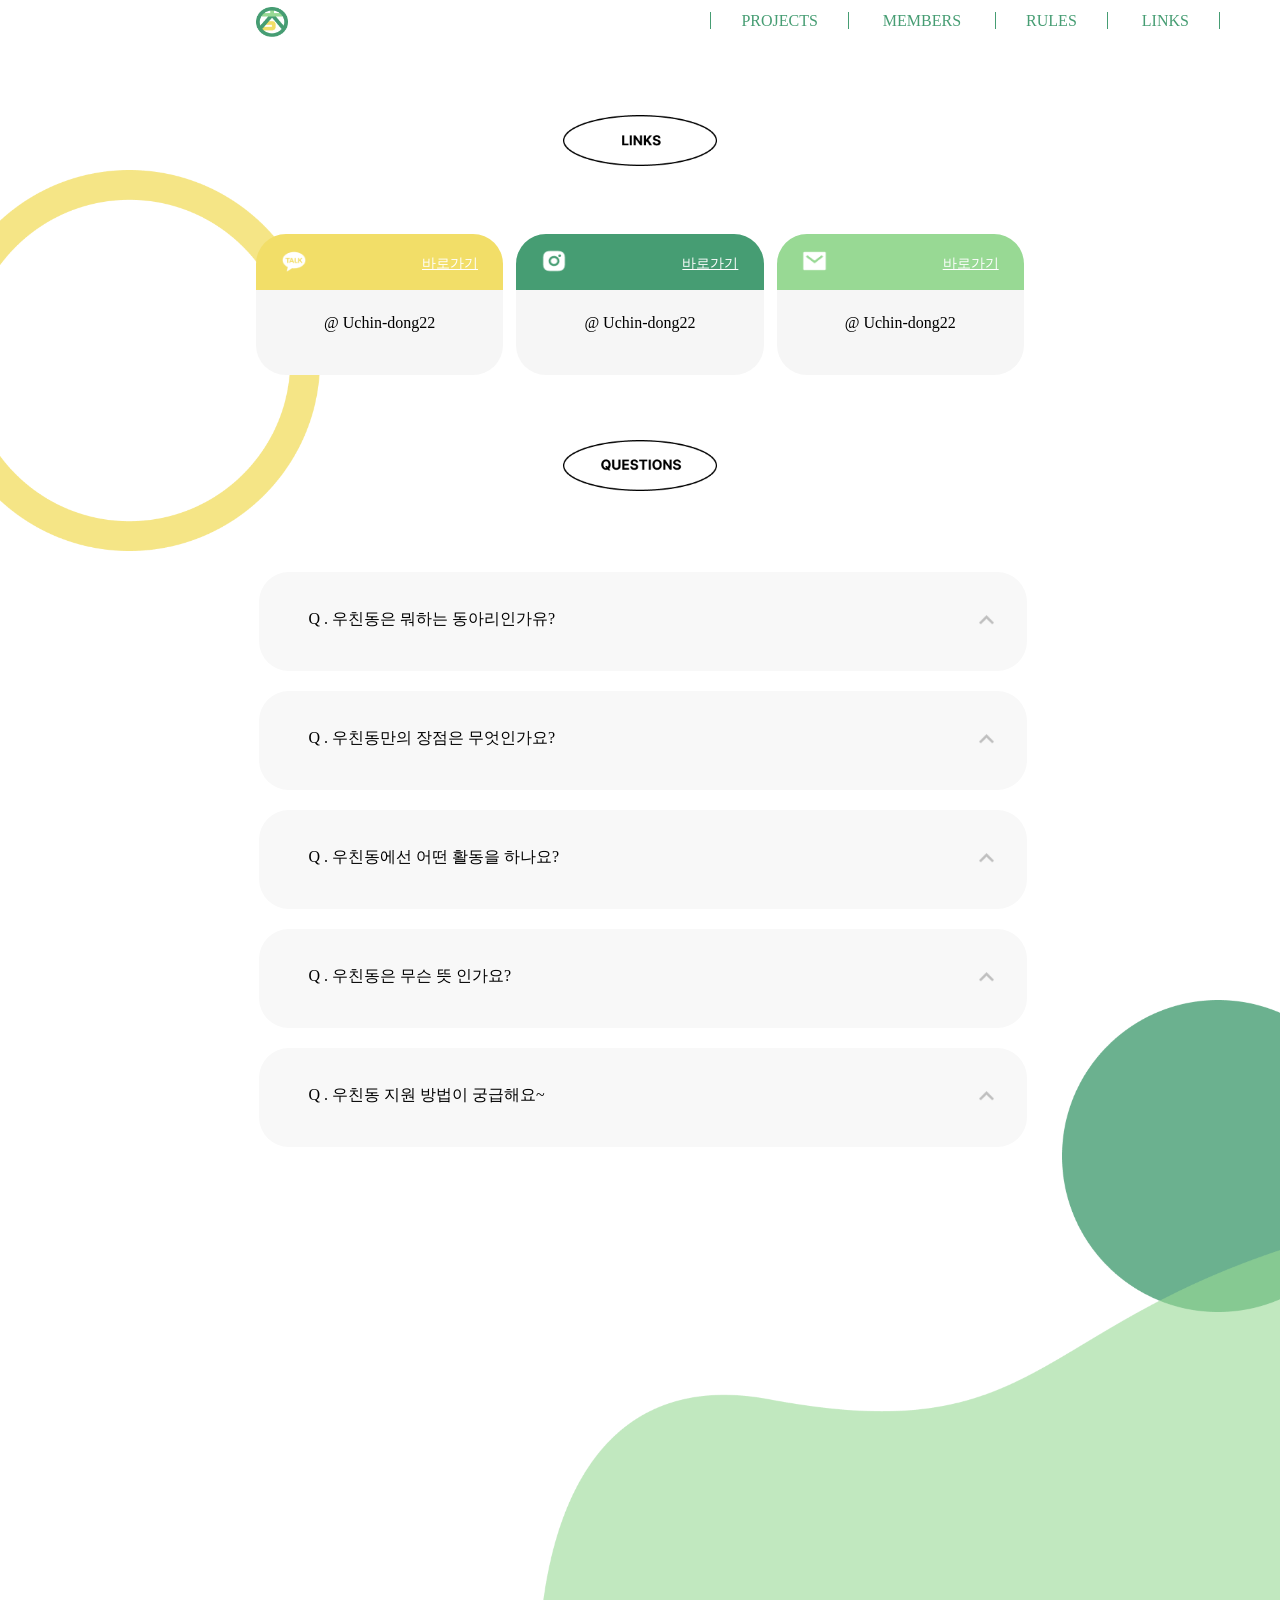
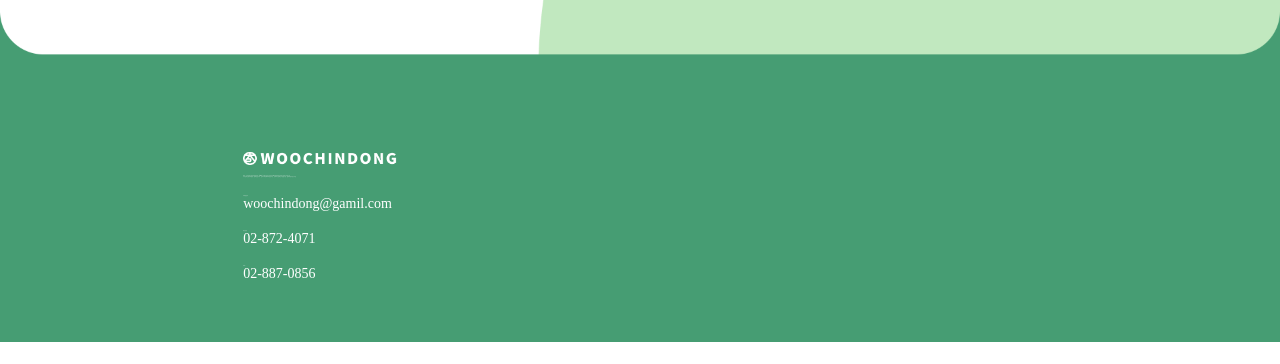
<file: links.html>
<!DOCTYPE html>
<html lang="en">
<head>
    <meta charset="UTF-8">
    <meta http-equiv="X-UA-Compatible" content="IE=edge">
    <meta name="viewport" content="width=device-width, initial-scale=1.0">
    <title>Document</title>
</head>
<style>

    header{
        background-image: url(./img/Rectangle\ 1.png);
        position: fixed;
        width: 100%;
        height: 50px;
        z-index: 10;
    }
    .logo{
        width: 2.5%;
        margin-top: 7px;
        margin-left: 20%;
        float: left;
    }
    .headmenu_wrap{
        margin-top: 12px;
        margin-left: 33%;
        float: left;
    }
    .headmenu{
        list-style: none;
        margin: 0;
        padding: 0;
    }
    .headmenu>li{
        display: inline;
        padding-left: 30px;
        padding-right: 30px;
    }
    .headmenu>li>a{
        color: #469D73;
        text-decoration: none;
    }
    .point{
        border-right: 1px solid #469D73;
        border-left: 1px solid #469D73;
    }
    #sw{
        padding-top: 20px;
        background-image: url(./img/Union.png);
        background-repeat: no-repeat;
        background-size: 100%;
    }
    #sw:hover{
        background-image: url(./img/Union\ \(1\).png);
        font-weight: bold;
    }
    #sol:hover{
        background-image: url(./img/Rectangle\ 62.png);
        font-weight: bold;
    }
    #dg:hover{
        background-image: url(./img/Rectangle\ 62\ \(1\).png);
        font-weight: bold;
    }
    #sol{
        padding-top: 10px;
        background-image: url(./img/Rectangle\ 57.png);
        background-repeat: no-repeat;
        background-size: 100%;
    }
    #dg{
        padding-top: 10px;
        padding-bottom: 10px;
        background-image: url(./img/Rectangle\ 61.png);
        background-repeat: no-repeat;
        background-size: 100%;
    }
    .member_list{
        float: right;
        list-style: none;
        margin-right: 26.1%;
        height: 0;
        overflow: hidden;
    }
    .member_list>li{
        text-align: center;
        width: 145px;
        height: 30px;
    }
    .member_list>li>a{
        color: #469D73;
        text-decoration: none;
    }

    html,body{
        width: 100%;
        height: 100%;
        padding: 0;
        margin: 0;
    }
    .wrap{
        padding-top: 9%;
        background-image: url("./img/Exclude.png"),url("./img/Intersect.png"),url("./img/Ellipse\ 19.png");
        background-repeat: no-repeat;
        background-size: 25%,58%,17%;
        background-position: 0% 170px, 100% 1250px, 100% 1000px;
    }
    .title{
        padding: 0;
        width: 12%;
        margin-left: 44%;
        margin-right: 44%;
    }
    img{
        width: 100%;
    } 
    .link_header{
        height: 43%;
        border-radius: 30px 30px 0px 0px;
    }
    .link_box{
        padding-top: 10%;
        text-align: center;
        height: 47%;
        background-color: #F6F6F6;
        border-radius: 0px 0px 30px 30px;
    }
    #link_1{
        background-color: #F2DE68;
    }
    #link_2{
        background-color: #469D73;
    }
    #link_3{
        background-color: #98D994;
    }
    .link>div>img{
        margin-top: 6%;
        margin-left: 10%;
        width: 26.25px;
        height: 24.12px;
    }
    .link>div>a{
        float: right;
        font-size: 14px;
        margin-top: 21px;
        margin-right: 9%;
        width: 59px;
        height: 19px;
        text-decoration: underline;
    }
    .link_wrap{
        height: 130px;
        width: 60%;
        margin-left:20%;
        margin-top: 5%;
        margin-bottom: 6%;
    }
    .link{
        width: 32.2%;
        height: 100%;
        float: left;
    }
    #link_center{
        margin-right: 1.7%;
        margin-left: 1.7%;
    }
    .question{
        margin-bottom: 20px;
        width: 100%;
        height: 62px;
        border-radius: 30px;
        padding-top: 37px;
        padding-right: 4%;
        padding-left: 50px;
        background-color: #F8F8F8;
        overflow: hidden;
    }
    .questions{
        width: 54%;
        margin-left: 20.2%;
        margin-top: 6%;
        padding-bottom: 33%;
    }
    .question>button>img{
        width: 15px;
    }
    footer{
        margin:0;
        padding: 0;
        height: 375px;
        background-image: url("./img/Exclude\ \(2\).png");
        background-size: 100%;
        background-repeat: no-repeat;
        background-position: 100%;
    }
    button{
        border: none;
        background: none;
    }
    .question>button{
        float: right;
        margin-top: 3px;
    }
    .answer{
        margin-top: 40px;
    }
    a{
        color: white;
    }

    .fttit{
        position: absolute;
        margin-left: 19%;
        margin-top: -17%;
        width: 12%;


    }
    .imtxt{
        position: absolute;
        margin-left: 19%;
        margin-top: -15%;
        color: white;
    }

    

    .t1{
        font-size: 1px;
        margin-top: 2%;
    }

    .t3{
        font-size: 1px;
    }
    .bt3{
        font-size: 14px;
    }

    .t4{
        font-size: 1px;
    }
    .bt4{
        font-size: 14px;
    }

    .t5{
        font-size: 1px;
    }
    .bt5{
        font-size: 14px;
    }

    .t6{
        position: absolute;
        margin-left: 59%;
        margin-top: -1.5%;
        font-size: 1px;
        color: white;
    }

    @media screen and (max-width:1023px){
        .wrap{
            background-position: 0% 110px, 100% 1020px, 100% 800px;
        }
    }
    @media screen and (max-width:764px){
        .wrap{
            background-position: 0% 100px, 100% 920px, 100% 720px;
        }
    }
</style>
<header>
    <a href="./index.html">
        <img class="logo" src="./img/Group 1.png">
    </a>
    <div class="headmenu_wrap">
        <ul class="headmenu">
            <li class="point"><a href="./project.html">PROJECTS</a></li>
            <li onclick="DropMenu()"><a href="#">MEMBERS</a></li>
            <li class="point"><a href="./Rules.html">RULES</a></li>
            <li style="border-right: 1px solid #469D73;"><a href="./links.html">LINKS</li>
            </ul>
        </div>
        <ul class="member_list" id="members">
            <li id="sw"><a href="./softw.html">Software</a></li>
            <li id="sol"><a href="./sol.html">Solution</a></li>
            <li id="dg"><a href="./design.html">Design</a></li>
        </ul>
    </header>
    <body>
        <div class="wrap">
            <div class="title"><img src="./img/Group 28.png"></div>
            <div class="link_wrap">
                <div class="link"><div class="link_header" id="link_1"><img src="./img/Frame.png"><a href="#">바로가기</a></div><div class="link_box">@ Uchin-dong22</div></div>
                <div class="link" id="link_center"><div class="link_header" id="link_2"><img src="./img/Frame (1).png"><a href="#">바로가기</a></div><div class="link_box">@ Uchin-dong22</div></div>
                <div class="link"><div class="link_header" id="link_3"><img src="./img/Frame (2).png"><a href="#">바로가기</a></div><div class="link_box">@ Uchin-dong22</div></div>
            </div>
            <div class="title"><img src="./img/Group 29.png"></div>
            <div class="questions">
                <div class="question"id="drop1" >
                    Q .  우친동은 뭐하는 동아리인가유? 
                    <button onclick="Dropqeustion('drop1')"><img src="./img//Icon material-keyboard-arrow-down (1).png"></button>
                    <div class="answer">
                        A . 완전 재미있는 동아리 입니다. ㅎ ㅎ ㅎ 들어오시면 절대 후 홰 ? 않하쉽니더<br>
                        어느 동아릐 뷰다 더 재미있는 동아리 활동 만들어두릴 생각 완전 있숩니더 
                    </div>
                </div>
                <div class="question"id="drop2" >
                    Q .  우친동만의 장점은 무엇인가요? 
                    <button onclick="Dropqeustion('drop2')"><img src="./img//Icon material-keyboard-arrow-down (1).png"></button>
                    <div class="answer">
                        A . 완전 재미있는 동아리 입니다. ㅎ ㅎ ㅎ 들어오시면 절대 후 홰 ? 않하쉽니더<br>
                        어느 동아릐 뷰다 더 재미있는 동아리 활동 만들어두릴 생각 완전 있숩니더 
                    </div>
                </div>
                <div class="question" id="drop3">
                    Q .  우친동에선 어떤 활동을 하나요?
                    <button onclick="Dropqeustion('drop3')"><img src="./img//Icon material-keyboard-arrow-down (1).png"></button>
                    <div class="answer">
                        A . 완전 재미있는 동아리 입니다. ㅎ ㅎ ㅎ 들어오시면 절대 후 홰 ? 않하쉽니더<br>
                        어느 동아릐 뷰다 더 재미있는 동아리 활동 만들어두릴 생각 완전 있숩니더 
                    </div>
                </div>
                <div class="question" id="drop4">
                    Q .  우친동은 무슨 뜻 인가요? 
                    <button onclick="Dropqeustion('drop4')"><img src="./img//Icon material-keyboard-arrow-down (1).png"></button>
                    <div class="answer">
                        A . 완전 재미있는 동아리 입니다. ㅎ ㅎ ㅎ 들어오시면 절대 후 홰 ? 않하쉽니더<br>
                        어느 동아릐 뷰다 더 재미있는 동아리 활동 만들어두릴 생각 완전 있숩니더 
                    </div>
                </div>
                <div class="question" id="drop5">
                    Q .  우친동 지원 방법이 궁급해요~ 
                    <button onclick="Dropqeustion('drop5')"><img src="./img//Icon material-keyboard-arrow-down (1).png"></button>
                    <div class="answer">
                        A . 완전 재미있는 동아리 입니다. ㅎ ㅎ ㅎ 들어오시면 절대 후 홰 ? 않하쉽니더<br>
                        어느 동아릐 뷰다 더 재미있는 동아리 활동 만들어두릴 생각 완전 있숩니더 
                    </div>
                </div>
            </div>
            <footer></footer>
        </div>

        <div class="fttit">
            <img src="./img/fttit.png" width="100%">
        </div>
        <div class="imtxt">
          
          <div class="t1">
            제작 : 우리친해요동아리 일동 위치 : (08821) 서울시 관악구 호암로 546 미림여자정보과학고등학교 응용1실
            <br>
            우리친해요동아리 일동 : 권하은 금나리 김지우 박승채 박하은 안서연 양지아 오은채 인서진 임수연 엄희주 정유진 고낙은
        </div>

        <br>

        <div class="t3">
            이메일 문의
        </div>

        <div class="bt3">
            woochindong@gamil.com
        </div>
        <br>
        <div class="t4">
            대표번호
        </div>

        <div class="bt4">
            02-872-4071
        </div>
        <br>
        <div class="t5">
            FAX
        </div>

        <div class="bt5">
            02-887-0856
        </div>
        <br>  
        

        
    </div>
    <div class="t6">
        개인정보 보호 방침 | 동아리 정보 | Copyright 2021 by WOOCHINDONG all right reserved.
    </div>

</body>
<script>
    let cnt=[0,0,0,0,0];
    let index;
    function Dropqeustion(thisId){
        switch(thisId){
            case "drop1": index=0; break;
            case "drop2": index=1; break;
            case "drop3": index=2; break;
            case "drop4": index=3; break;
            case "drop5": index=4; break;
        }
        if((++cnt[index])%2==0){
            document.getElementById(thisId).style.height="62px";
            document.getElementById("question").style.overflow="hidden";
        }
        else {
            document.getElementById(thisId).style.height="150px";
            document.getElementById("question").style.overflow="none";
        }
    }
</script>
</html>
<script>
  let cnt_li=0;
  function DropMenu(){
    cnt_li++;
    if(cnt_li%2==0){
      document.getElementById("members").style.overflow="hidden";
      document.getElementById("members").style.height="0px";
  }
  else{
      document.getElementById("members").style.overflow="none";
      document.getElementById("members").style.height="200px";
  }
}
</script>
</file>
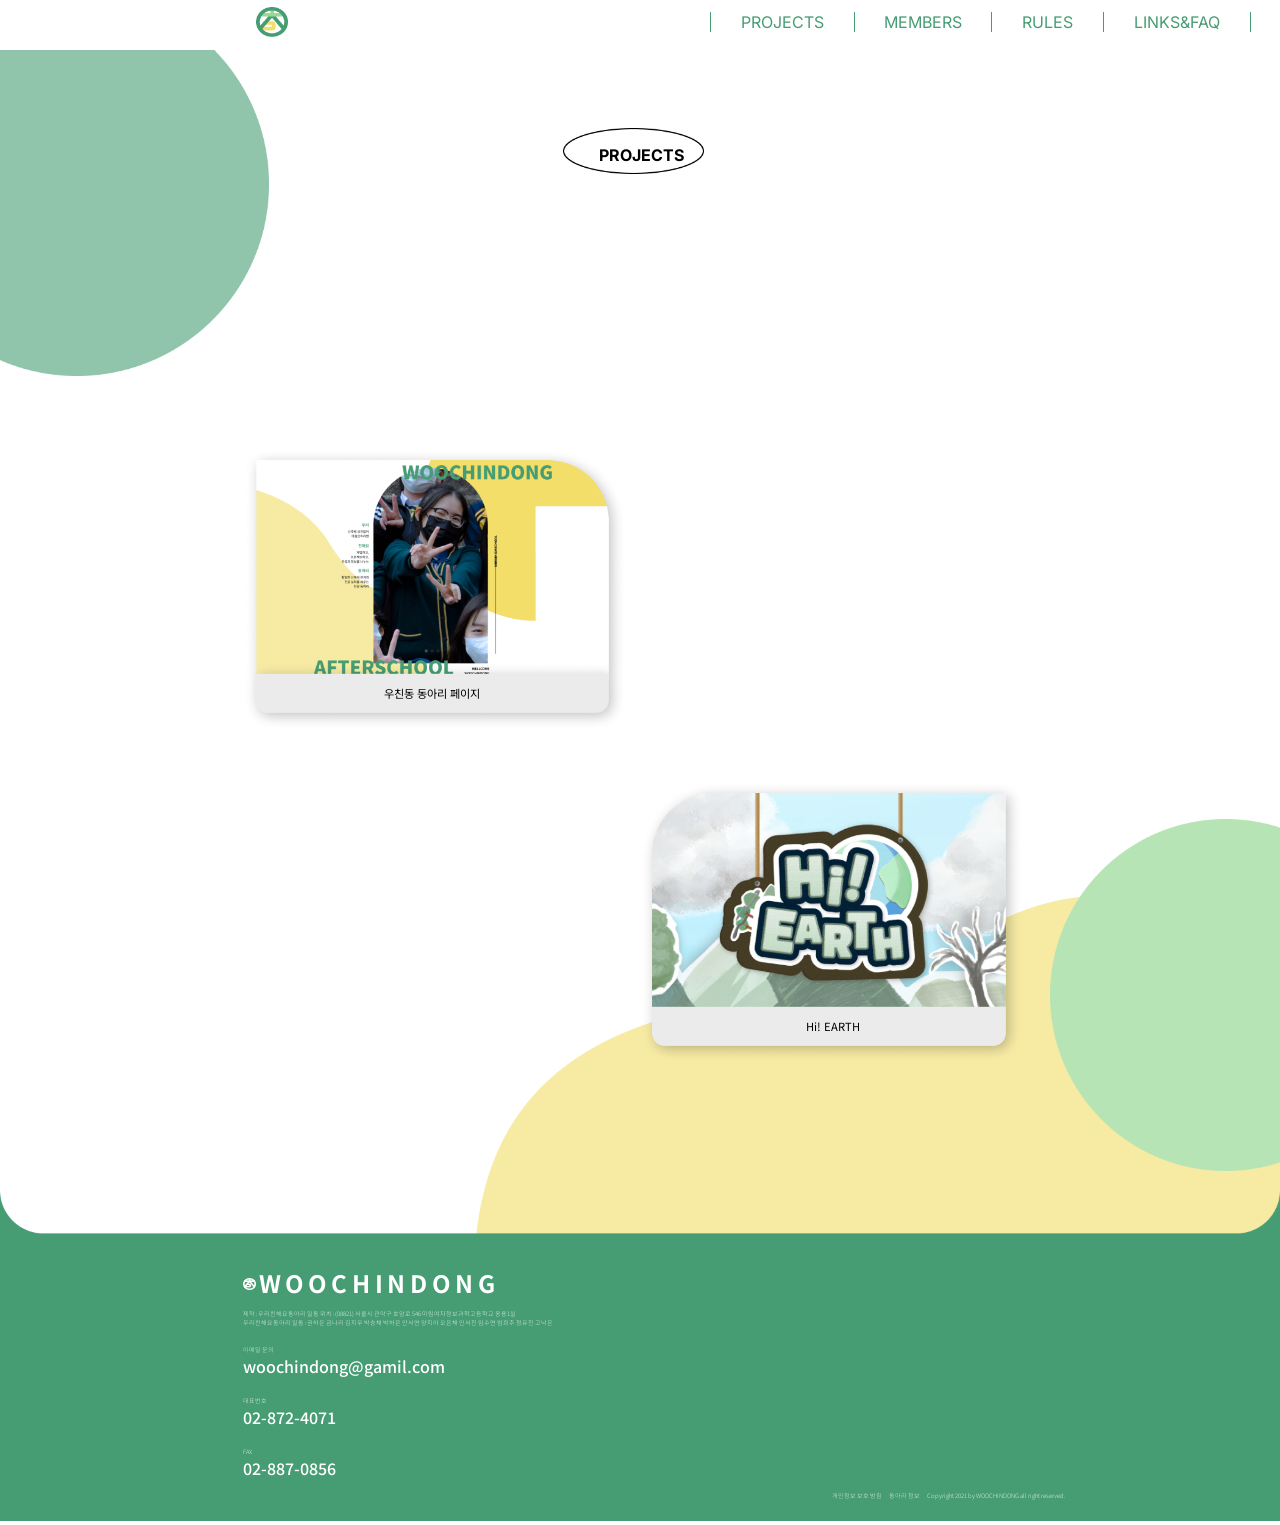
<file: project.html>
<!DOCTYPE html>
<html lang="en">
  <head>
    <meta charset="UTF-8" />
    <meta http-equiv="X-UA-Compatible" content="IE=edge" />
    <meta name="viewport" content="width=device-width, initial-scale=1.0" />
    <link rel="preconnect" href="https://fonts.googleapis.com" />
    <link rel="preconnect" href="https://fonts.gstatic.com" crossorigin />
    <link
      href="https://fonts.googleapis.com/css2?family=Noto+Sans+KR:wght@100;300;400;500;700;900&display=swap"
      rel="stylesheet"
    />

    <link
      href="https://fonts.googleapis.com/css2?family=Inter:wght@100;300;400;500;700;900&display=swap"
      rel="stylesheet"
    />

    <link
      href="https://fonts.googleapis.com/css2?family=Noto+Sans+HK:wght@100;300;400;500;700;900&display=swap"
      rel="stylesheet"
    />
    <title>우친동 홈페이지</title>
  </head>
  <style>
    * {
      -webkit-touch-callout: none;
      user-select: none;
      -moz-user-select: none;
      -ms-user-select: none;
      -webkit-user-select: none;
      -webkit-user-drag: none;
      margin: 0;
      padding: 0;
    }

    header {
      font-family: "Inter", sans-serif;
      width: 100%;
      height: 50px;
      background-image: url(./img/Rectangle\ 1.png);
      position: fixed;
      z-index: 10;
    }
    .logo {
      width: 2.5%;
      margin-top: 7px;
      margin-left: 20%;
      float: left;
    }
    .headmenu_wrap {
      margin-top: 12px;
      margin-left: 33%;
      float: left;
    }
    .headmenu {
      list-style: none;
      margin: 0;
      padding: 0;
    }
    .headmenu > li {
      display: inline;
      float: left;
      padding-left: 30px;
      padding-right: 30px;
    }
    .headmenu > li > a {
      color: #469d73;
      text-decoration: none;
    }
    .headmenu > li > ul > a {
      color: #469d73;
      text-decoration: none;
    }
    .point {
      border-right: 1px solid #469d73;
      border-left: 1px solid #469d73;
    }
    #sw:hover {
      background-image: url(./img/Hit.png);
      font-weight: 500;
    }
    #sol:hover {
      background-image: url(./img/Him.png);
      font-weight: 500;
    }
    #dg:hover {
      background-image: url(./img/Hib.png);
      font-weight: 500;
    }
    #sw {
      margin-top: 15px;
      padding-top: 20px;
      padding-bottom: 10px;
      background-image: url(./img/Hitbg.png);
      background-repeat: no-repeat;
      background-size: 100% 100%;
    }
    #sol {
      padding-top: 10px;
      padding-bottom: 10px;
      background-image: url(./img/Himbg.png);
      background-repeat: no-repeat;
      background-size: 100% 100%;
    }
    #dg {
      padding-top: 10px;
      padding-bottom: 10px;
      background-image: url(./img/Hibbg.png);
      background-repeat: no-repeat;
      background-size: 100% 100%;
    }
    #members {
      overflow: hidden;
      height: 30px;
      text-align: center;
      padding: 0;
    }
    .members_list {
      width: 136px;
      height: 30px;
    }
    .members_list > a {
      color: #469d73;
      text-decoration: none;
    }
    * {
      text-decoration: none;
      color: inherit;
    }

    .Ptitc {
      position: absolute;

      width: 11%;
      margin-left: 44%;
      margin-top: 10%;
    }

    .PtitTxt {
      position: absolute;
      font-family: "Inter";
      z-index: 3;
      margin-left: 46.8%;
      margin-top: 11.3%;
    }

    .Pp1 {
      position: absolute;

      width: 30%;
      position: absolute;
      margin-top: 35%;
      margin-left: 19%;
      z-index: 2;
    }

    .Pp1txt {
      position: absolute;
      font-family: "Noto Sans KR", sans-serif;

      z-index: 3;
      font-size: 0.7em;
      color: black;

      margin-top: 53.5%;
      margin-left: 30%;
    }

    .Pp2 {
      position: absolute;

      width: 30%;
      margin-top: 61%;
      margin-left: 50%;
      z-index: 2;
    }

    .Pp2txt {
      position: absolute;
      font-family: "Noto Sans KR", sans-serif;

      z-index: 3;
      font-size: 0.7em;
      color: black;

      margin-top: 79.5%;
      margin-left: 63%;
    }

    .Pf1 {
      position: absolute;

      margin-right: 79%;
      margin-top: 0%;
    }

    .Pf2 {
      position: absolute;

      margin-top: 64%;
      margin-left: 82%;
      z-index: 1;
      height: 23%;
    }

    .Pf3 {
      position: absolute;

      margin-left: 37%;
      margin-top: 70%;
      width: 63%;
    }

    .Pfooter {
      position: absolute;

      margin-top: 93%;
      width: 100%;
      height: 19%;
    }

    .Mfootertxt {
      position: absolute;

      font-family: "Noto Sans KR", sans-serif;
      margin-top: 93%;
      margin-left: 19%;
      z-index: 4;
      color: white;
    }

    .Mfi {
      position: absolute;

      margin-top: 26%;
      width: 4%;
    }

    .t2 {
      margin-left: 5%;
      margin-top: 24%;
      font-weight: 700;
      font-size: 1.5em;
      letter-spacing: 0.2em;
    }

    .t1 {
      margin-top: 3%;
      font-weight: 200;
      font-size: 0.2em;
    }

    .t3 {
      margin-top: -2%;
      font-weight: 200;
      font-size: 0.2em;
    }

    .bt3 {
      font-weight: 500;
      font-size: 1em;
    }

    .t4 {
      margin-top: -2%;
      font-weight: 200;
      font-size: 0.2em;
    }
    .bt4 {
      font-weight: 500;
      font-size: 1em;
    }

    .t5 {
      margin-top: -2%;
      font-weight: 200;
      font-size: 0.2em;
    }

    .bt5 {
      font-weight: 500;
      font-size: 1em;
    }
    /*23.5*/
    .t6 {
      position: absolute;
      margin-left: 65%;
      margin-top: 116.5%;
      font-size: 0.3em;
      z-index: 5;
      font-family: "Noto Sans KR", sans-serif;
      color: white;
      font-weight: 200;
    }
  </style>
  <header>
    <a href="./index.html"><img class="logo" src="./img/logo.png" /></a>
    <div class="headmenu_wrap">
      <ul class="headmenu">
        <li class="point"><a href="./project.html">PROJECTS</a></li>
        <li onclick="DropMenu()" id="members">
          <a href="#">MEMBERS</a>
          <ul style="padding: 0">
            <li id="sw" class="members_list">
              <a href="./soft.html">Software</a>
            </li>
            <li id="sol" class="members_list">
              <a href="./sol.html">Solution</a>
            </li>
            <li id="dg" class="members_list">
              <a href="./design.html">Design</a>
            </li>
          </ul>
        </li>
        <li class="point"><a href="./rules.html">RULES</a></li>
        <li style="border-right: 1px solid #469d73">
          <a href="./link.html">LINKS&FAQ</a>
        </li>
      </ul>
    </div>
  </header>
  <body>
    <div class="Ptitc">
      <img src="./img/Ptitc.png" width="100%" />
    </div>
    <div class="PtitTxt">
      <b>PROJECTS</b>
    </div>

    <div class="Pp1">
      <a href="./index.html">
        <img src="./img/Pp1.png" width="100%" />
      </a>
    </div>

    <div class="Pp1txt">
      <a href="./index.html"> 우친동 동아리 페이지 </a>
    </div>

    <div class="Pp2">
      <a href="">
        <img src="./img/Pp2.png" width="100%" />
      </a>
    </div>

    <div class="Pp2txt">
      <a href="">Hi! EARTH</a>
    </div>

    <div class="Pf1">
      <img src="./img/Pf1.png" width="100%" />
    </div>

    <div class="Pf2">
      <img src="./img/Pf2.png" width="100%" />
    </div>

    <div class="Pf3">
      <img src="./img/Pf3.png" width="100%" />
    </div>

    <div class="Pfooter">
      <img src="./img/Pfooter.png" width="100%" />
    </div>

    <div class="Mfootertxt">
      <div class="Mfi">
        <img src="./img/Mfi.png" width="100%" />
      </div>

      <div class="t2">WOOCHINDONG</div>

      <div class="t1">
        제작 : 우리친해요동아리 일동 위치 : (08821) 서울시 관악구 호암로 546
        미림여자정보과학고등학교 응용1실
        <br />
        우리친해요동아리 일동 : 권하은 금나리 김지우 박승채 박하은 안서연 양지아
        오은채 인서진 임수연 엄희주 정유진 고낙은
      </div>

      <br />

      <div class="t3">이메일 문의</div>

      <div class="bt3">woochindong@gamil.com</div>
      <br />
      <div class="t4">대표번호</div>

      <div class="bt4">02-872-4071</div>
      <br />
      <div class="t5">FAX</div>

      <div class="bt5">02-887-0856</div>
      <br />
    </div>

    <div class="t6">
      개인정보 보호 방침&nbsp;&nbsp;&nbsp;&nbsp;&nbsp;&nbsp;&nbsp;동아리
      정보&nbsp;&nbsp;&nbsp;&nbsp;&nbsp;&nbsp;&nbsp;Copyright 2021 by
      WOOCHINDONG all right reserved.
    </div>
  </body>
</html>
<script>
  let cnt_li = 0;
  function DropMenu() {
    cnt_li++;
    if (cnt_li % 2 == 0) {
      document.getElementById("members").style.overflow = "hidden";
      document.getElementById("members").style.height = "30px";
    } else {
      document.getElementById("members").style.overflow = "none";
      document.getElementById("members").style.height = "200px";
    }
  }
</script>
</file>
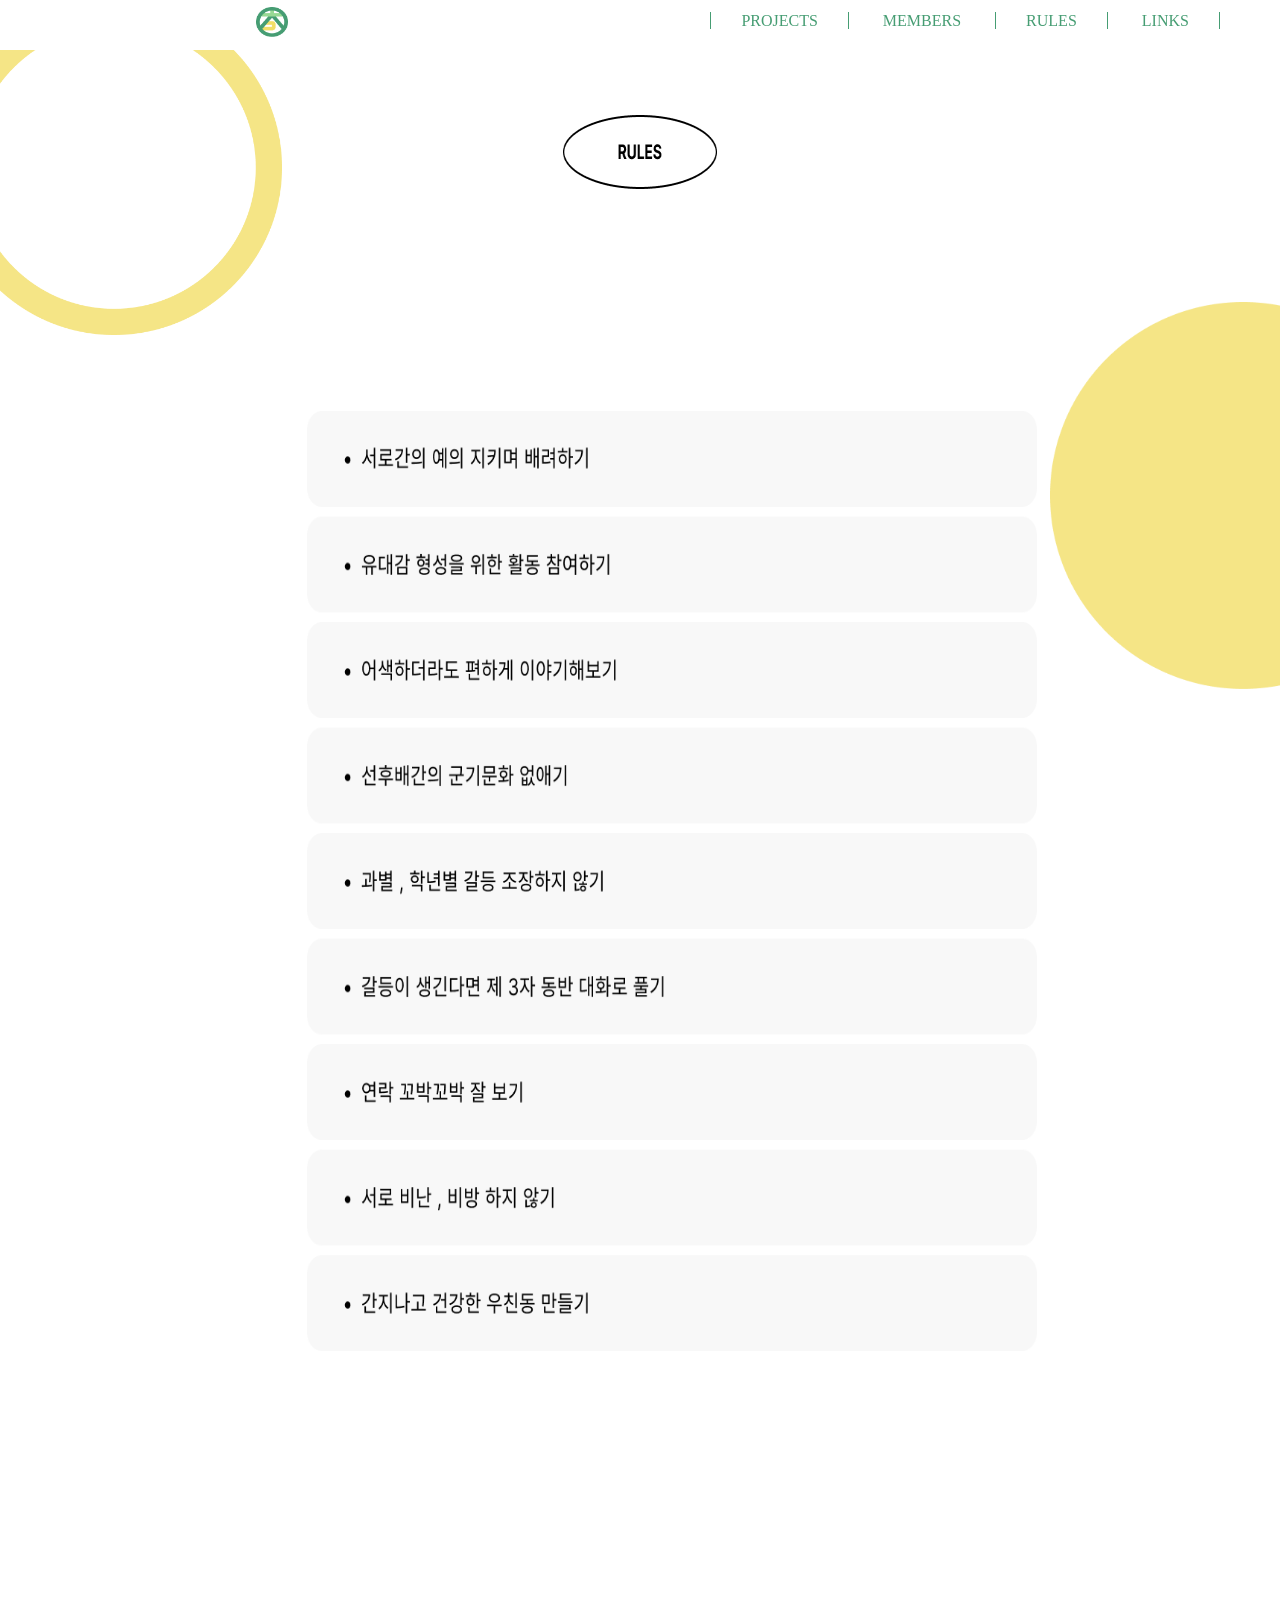
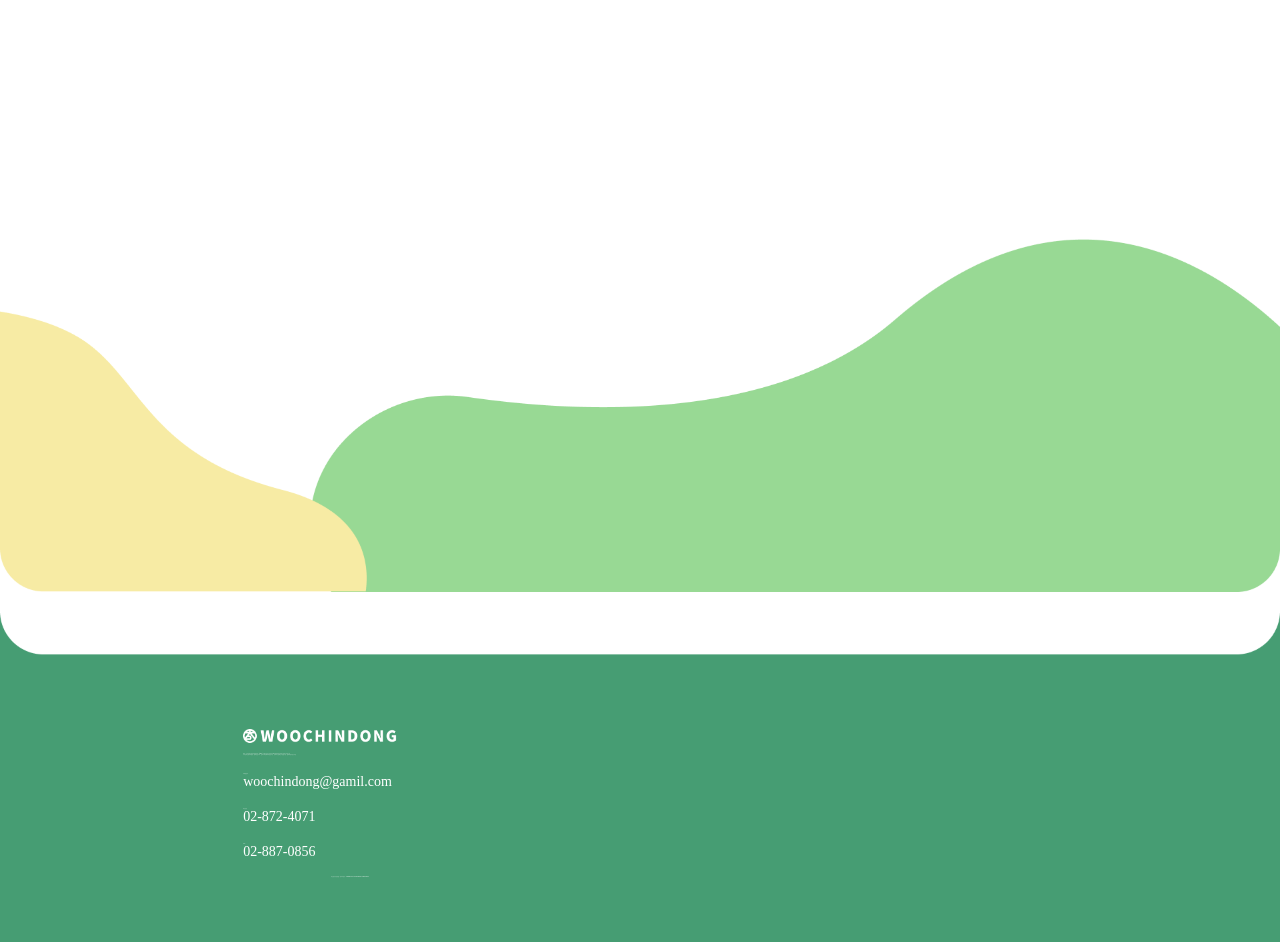
<file: Rules.html>
<!DOCTYPE html>
<html>
<head>
</head>
<style type="text/css">

	header{
        background-image: url(./img/Rectangle\ 1.png);
        position: fixed;
        width: 100%;
        height: 50px;
        z-index: 10;
    }
    .logo{
        width: 2.5%;
        margin-top: 7px;
        margin-left: 20%;
        float: left;
    }
    .headmenu_wrap{
        margin-top: 12px;
        margin-left: 33%;
        float: left;
    }
    .headmenu{
        list-style: none;
        margin: 0;
        padding: 0;
    }
    .headmenu>li{
        display: inline;
        padding-left: 30px;
        padding-right: 30px;
    }
    .headmenu>li>a{
        color: #469D73;
        text-decoration: none;
    }
    .point{
        border-right: 1px solid #469D73;
        border-left: 1px solid #469D73;
    }
    #sw{
        padding-top: 20px;
        background-image: url(./img/Union.png);
        background-repeat: no-repeat;
        background-size: 100%;
    }
    #sw:hover{
        background-image: url(./img/Union\ \(1\).png);
        font-weight: bold;
    }
    #sol:hover{
        background-image: url(./img/Rectangle\ 62.png);
        font-weight: bold;
    }
    #dg:hover{
        background-image: url(./img/Rectangle\ 62\ \(1\).png);
        font-weight: bold;
    }
    #sol{
        padding-top: 10px;
        background-image: url(./img/Rectangle\ 57.png);
        background-repeat: no-repeat;
        background-size: 100%;
    }
    #dg{
        padding-top: 10px;
        padding-bottom: 10px;
        background-image: url(./img/Rectangle\ 61.png);
        background-repeat: no-repeat;
        background-size: 100%;
    }
    .member_list{
        float: right;
        list-style: none;
        margin-right: 26.1%;
        height: 0;
        overflow: hidden;
    }
    .member_list>li{
        text-align: center;
        width: 145px;
        height: 30px;
    }
    .member_list>li>a{
        color: #469D73;
        text-decoration: none;
    }

    body{
      margin : 0;
      padding: 0;
  }
  .b_image{
     background-image: url("./img/Exclude.png"), url("./img/Group 23.png"), url(./img/nemo.png), url("./img/Ellipse 13.png");
     background-repeat: no-repeat;
     width : 100% ;
     height: 2542px ;
     background-position: 0% 0%, 0% 84%, 0% 100%, 100% 14%;
     background-size: 22%, 100%, 100%, 18%;
 }
 #rulen{
     padding-left: 24%;
     padding-top: 17%;
     width :57%;
     height: 940px;
 }
 #ruleb{
     padding-left: 44%;
     padding-top: 9%;
     width : 12%;
     height: 74px;
 }
}
header{
    background-image: url(./img/Rectangle\ 1.png);
    position: fixed;
    width: 100%;
    height: 50px;
    z-index: 10;
}
.logo{
    width: 2.5%;
    margin-top: 7px;
    margin-left: 20%;
    float: left;
}
.headmenu_wrap{
    margin-top: 12px;
    margin-left: 33%;
    float: left;
}
.headmenu{
    list-style: none;
    margin: 0;
    padding: 0;
}
.headmenu>li{
    display: inline;
    padding-left: 30px;
    padding-right: 30px;
}
.headmenu>li>a{
    color: #469D73;
    text-decoration: none;
}
.point{
    border-right: 1px solid #469D73;
    border-left: 1px solid #469D73;
}
#sw{
    padding-top: 20px;
    background-image: url(./img/Union.png);
    background-repeat: no-repeat;
    background-size: 100%;
}
#sw:hover{
    background-image: url(./img/Union\ \(1\).png);
    font-weight: bold;
}
#sol:hover{
    background-image: url(./img/Rectangle\ 62.png);
    font-weight: bold;
}
#dg:hover{
    background-image: url(./img/Rectangle\ 62\ \(1\).png);
    font-weight: bold;
}
#sol{
    padding-top: 10px;
    background-image: url(./img/Rectangle\ 57.png);
    background-repeat: no-repeat;
    background-size: 100%;
}
#dg{
    padding-top: 10px;
    padding-bottom: 10px;
    background-image: url(./img/Rectangle\ 61.png);
    background-repeat: no-repeat;
    background-size: 100%;
}
.member_list{
    float: right;
    list-style: none;
    margin-right: 26.1%;
    height: 0;
    overflow: hidden;
}
.member_list>li{
    text-align: center;
    width: 145px;
    height: 30px;
}
.member_list>li>a{
    color: #469D73;
    text-decoration: none;
}

.fttit{
        position: absolute;
        margin-left: 19%;
        margin-top: -17%;
        width: 12%;


    }
    .imtxt{
        position: absolute;
        margin-left: 19%;
        margin-top: -15%;
        color: white;
    }



.t1{
 font-size: 1px;
 margin-top: 2%;
}

.t3{
 font-size: 1px;
}
.bt3{
 font-size: 14px;
}

.t4{
 font-size: 1px;
}
.bt4{
 font-size: 14px;
}

.t5{
   font-size: 1px;
}
.bt5{
   font-size: 14px;
}

.t6{
    position: absolute;
        margin-left: 59%;
        margin-top: -1%;
        font-size: 1px;
        color: white;
}

</style>

<body>
    <header>
        <a href="./index.html">
            <img class="logo" src="./img/Group 1.png">
        </a>
        <div class="headmenu_wrap">
            <ul class="headmenu">
                <li class="point"><a href="./project.html">PROJECTS</a></li>
                <li onclick="DropMenu()"><a href="#">MEMBERS</a></li>
                <li class="point"><a href="./Rules.html">RULES</a></li>
                <li style="border-right: 1px solid #469D73;"><a href="./links.html">LINKS</li>
                </ul>
            </div>
            <ul class="member_list" id="members">
                <li id="sw"><a href="./softw.html">Software</a></li>
                <li id="sol"><a href="./sol.html">Solution</a></li>
                <li id="dg"><a href="./design.html">Design</a></li>
            </ul>
        </header>
        <div class = "b_image">
          <img src="./img/Group 24.png" id="ruleb">
          <img src= "./img/Group 22.png" id="rulen">
</div>
       <div class="fttit">
              <img src="./img/fttit.png" width="100%">
          </div>
          <div class="imtxt">
              <div class="t1">
                 제작 : 우리친해요동아리 일동 위치 : (08821) 서울시 관악구 호암로 546 미림여자정보과학고등학교 응용1실
                 <br>
                 우리친해요동아리 일동 : 권하은 금나리 김지우 박승채 박하은 안서연 양지아 오은채 인서진 임수연 엄희주 정유진 고낙은
             </div>

             <br>

             <div class="t3">
                 이메일 문의
             </div>

             <div class="bt3">
                 woochindong@gamil.com
             </div>
             <br>
             <div class="t4">
                 대표번호
             </div>

             <div class="bt4">
                 02-872-4071
             </div>
             <br>
             <div class="t5">
                 FAX
             </div>

             <div class="bt5">
                 02-887-0856
             </div>
             <br>   
             <div class="t6">
                 개인정보 보호 방침 | 동아리 정보 | Copyright 2021 by WOOCHINDONG all right reserved.
             </div>
         </div>  
 </body>
 <footer>
     
 </footer>
 </html>
 <script>
    let cnt_li=0;
    function DropMenu(){
        cnt_li++;
        if(cnt_li%2==0){
            document.getElementById("members").style.overflow="hidden";
            document.getElementById("members").style.height="0px";
        }
        else{
            document.getElementById("members").style.overflow="none";
            document.getElementById("members").style.height="200px";
        }
    }
    
</script>
</file>
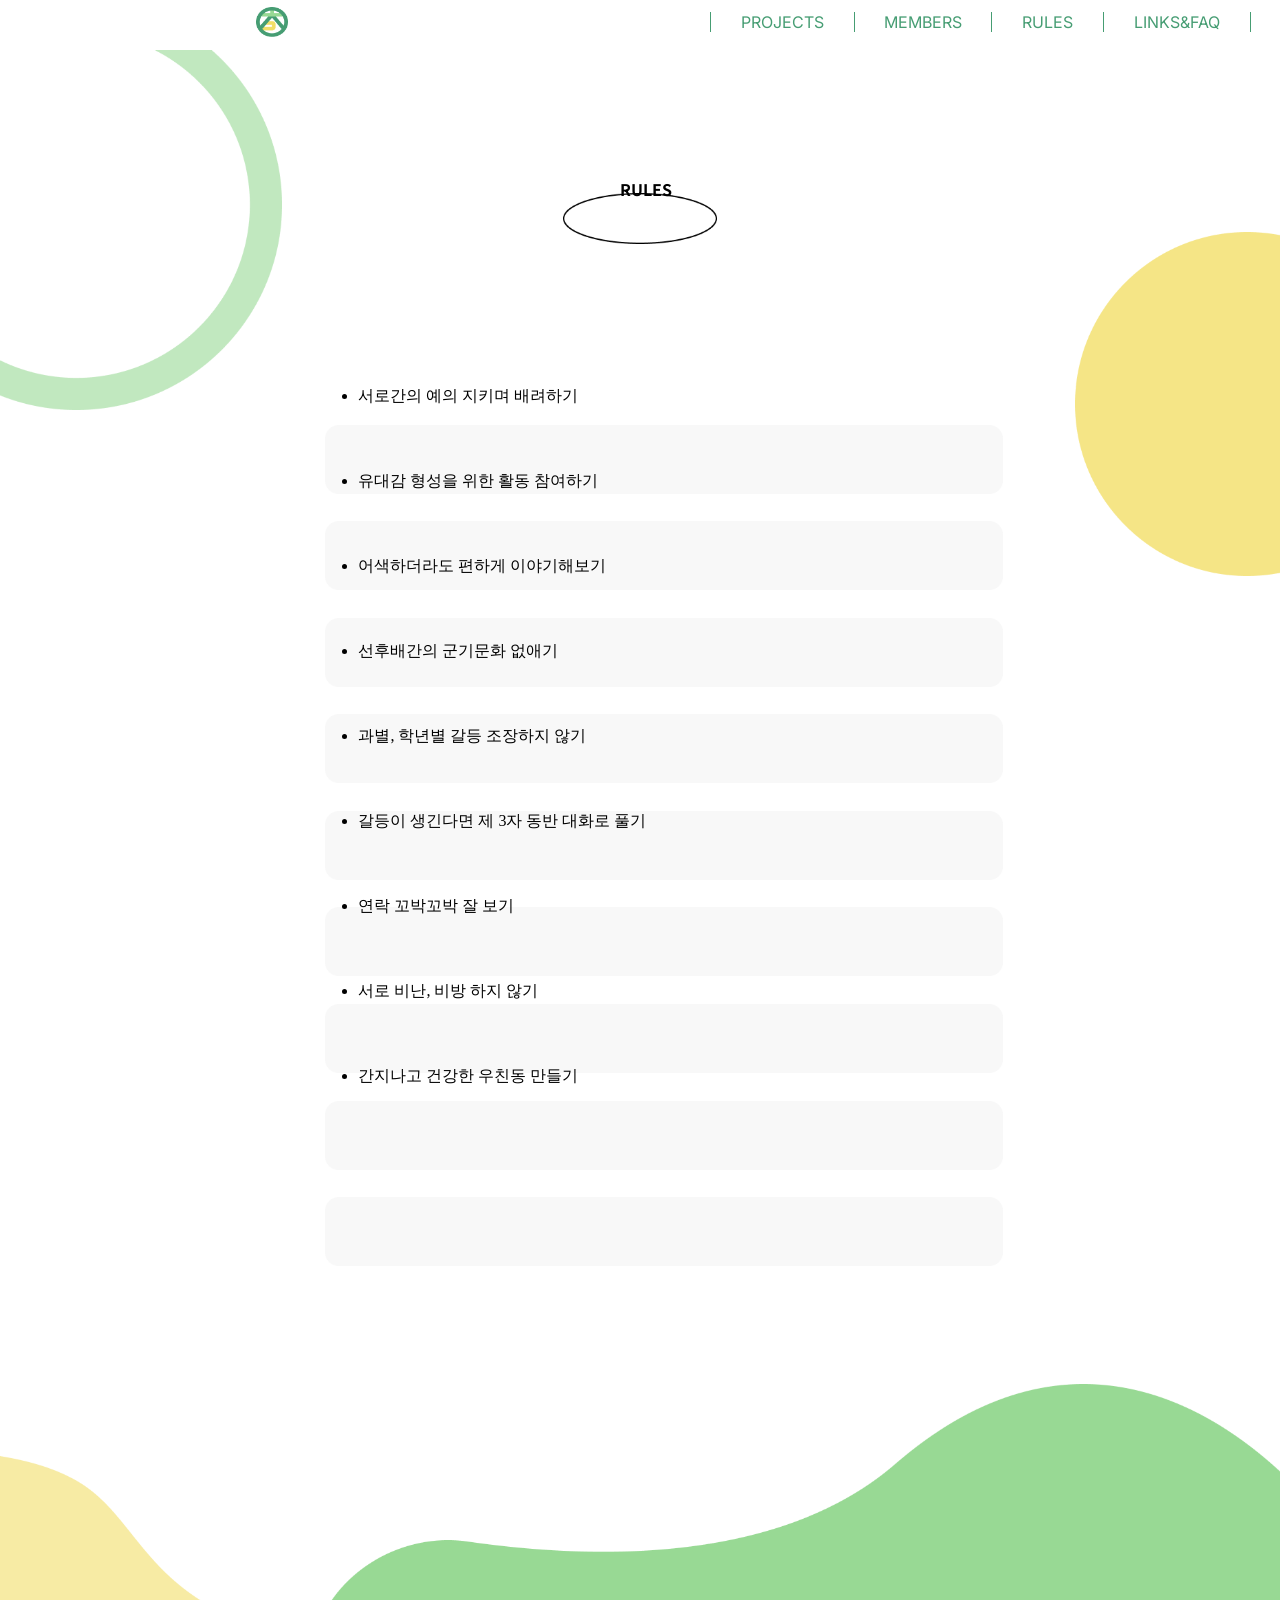
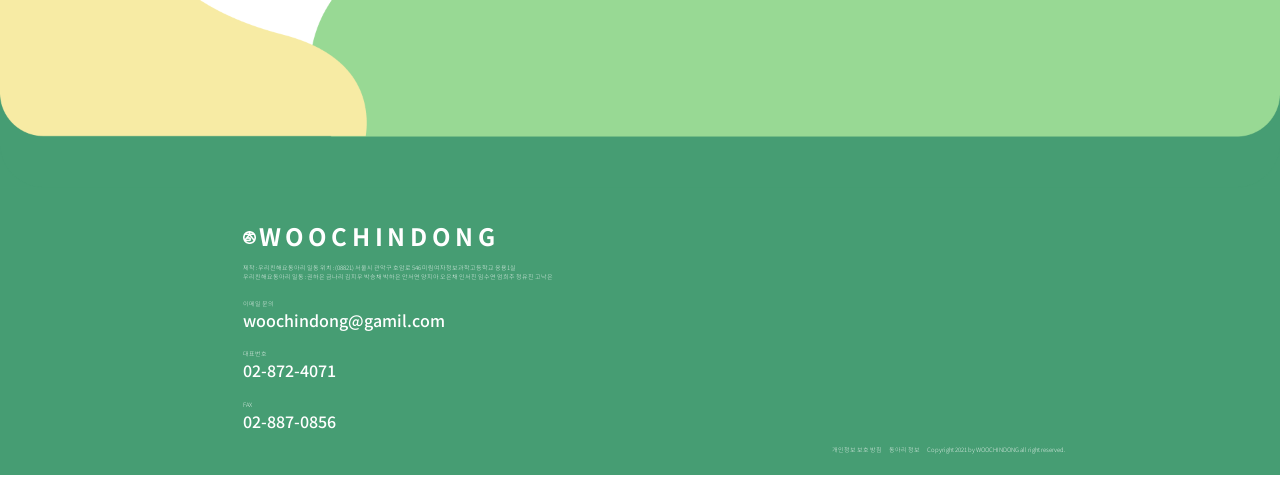
<file: rules.html>
<!DOCTYPE html>
<html>
  <head>
    <link rel="preconnect" href="https://fonts.googleapis.com" />
    <link rel="preconnect" href="https://fonts.gstatic.com" crossorigin />
    <link
      href="https://fonts.googleapis.com/css2?family=Noto+Sans+KR:wght@100;300;400;500;700;900&display=swap"
      rel="stylesheet"
    />

    <link
      href="https://fonts.googleapis.com/css2?family=Inter:wght@100;300;400;500;700;900&display=swap"
      rel="stylesheet"
    />

    <link
      href="https://fonts.googleapis.com/css2?family=Noto+Sans+HK:wght@100;300;400;500;700;900&display=swap"
      rel="stylesheet"
    />

    <title>우친동 동아리 웹페이지</title>
    <style type="text/css">
      * {
        -webkit-touch-callout: none;
        user-select: none;
        -moz-user-select: none;
        -ms-user-select: none;
        -webkit-user-select: none;
        -webkit-user-drag: none;
        margin: 0;
        padding: 0;
      }

      header {
        font-family: "Inter", sans-serif;
        width: 100%;
        height: 50px;
        background-image: url(./img/Rectangle\ 1.png);
        position: fixed;
        z-index: 10;
      }
      .logo {
        width: 2.5%;
        margin-top: 7px;
        margin-left: 20%;
        float: left;
      }
      .headmenu_wrap {
        margin-top: 12px;
        margin-left: 33%;
        float: left;
      }
      .headmenu {
        list-style: none;
        margin: 0;
        padding: 0;
      }
      .headmenu > li {
        display: inline;
        float: left;
        padding-left: 30px;
        padding-right: 30px;
      }
      .headmenu > li > a {
        color: #469d73;
        text-decoration: none;
      }
      .headmenu > li > ul > a {
        color: #469d73;
        text-decoration: none;
      }
      .point {
        border-right: 1px solid #469d73;
        border-left: 1px solid #469d73;
      }
      #sw:hover {
        background-image: url(./img/Hit.png);
        font-weight: bold;
      }
      #sol:hover {
        background-image: url(./img/Him.png);
        font-weight: bold;
      }
      #dg:hover {
        background-image: url(./img/Hib.png);
        font-weight: bold;
      }
      #sw {
        margin-top: 15px;
        padding-top: 20px;
        padding-bottom: 10px;
        background-image: url(./img/Hitbg.png);
        background-repeat: no-repeat;
        background-size: 100% 100%;
      }
      #sol {
        padding-top: 10px;
        padding-bottom: 10px;
        background-image: url(./img/Himbg.png);
        background-repeat: no-repeat;
        background-size: 100% 100%;
      }
      #dg {
        padding-top: 10px;
        padding-bottom: 10px;
        background-image: url(./img/Hibbg.png);
        background-repeat: no-repeat;
        background-size: 100% 100%;
      }
      #members {
        overflow: hidden;
        height: 30px;
        text-align: center;
        padding: 0;
      }
      .members_list {
        width: 136px;
        height: 30px;
      }
      .members_list > a {
        color: #469d73;
        text-decoration: none;
      }

      .background_image {
        background-image: url(./img/Rf1.png), url(./img/Rf2.png),
          url(./img/Rf3.png), url(./img/Rfooter.png), url(./img/Rr1.png),
          url(./img/Rr1.png), url(./img/Rr1.png), url(./img/Rr1.png),
          url(./img/Rr1.png), url(./img/Rr1.png), url(./img/Rr1.png),
          url(./img/Rr1.png), url(./img/Rr1.png);
        background-repeat: no-repeat;
        width: 100%;
        height: 2000px;
        background-position: 100% 14%, 0% 0%, 0% 84%, 0% 100%, 54% 22%, 54% 27%,
          54% 32%, 54% 37%, 54% 42%, 54% 47%, 54% 52%, 54% 57%, 54% 62%;
        background-size: 16%, 22%, 100%, 100%, 53%, 53%, 53%, 53%, 53%, 53%, 53%,
          53%, 53%;
      }

      .Rtitc {
        background-image: url(./img/Rtitc.png);
        background-repeat: no-repeat;
        width: 100%;
        height: 100%;
        background-position: 50% 9.9%;
        background-size: 12%;
      }

      .Rtitc_text {
        font-family: "Noto Sans KR", sans-serif;
        margin-left: 48.4%;
        padding-top: 13.8%;
        font-weight: bold;
      }

      .Rr_ul {
        margin-top: 14.5%;
      }

      #Rr1_text {
        margin-left: 28%;
        padding-bottom: 5%;
      }

      .Pfooter {
        position: absolute;
        margin-top: -20%;
      }

      .Mfootertxt {
        position: absolute;

        font-family: "Noto Sans KR", sans-serif;
        margin-top: -20%;
        margin-left: 19%;
        z-index: 4;
        color: white;
      }

      .Mfi {
        position: absolute;

        margin-top: 26%;
        width: 4%;
      }

      .t2 {
        margin-left: 5%;
        margin-top: 24%;
        font-weight: 700;
        font-size: 1.5em;
        letter-spacing: 0.2em;
      }

      .t1 {
        margin-top: 3%;
        font-weight: 200;
        font-size: 0.2em;
      }

      .t3 {
        margin-top: -2%;
        font-weight: 200;
        font-size: 0.2em;
      }

      .bt3 {
        font-weight: 500;
        font-size: 1em;
      }

      .t4 {
        margin-top: -2%;
        font-weight: 200;
        font-size: 0.2em;
      }
      .bt4 {
        font-weight: 500;
        font-size: 1em;
      }

      .t5 {
        margin-top: -2%;
        font-weight: 200;
        font-size: 0.2em;
      }

      .bt5 {
        font-weight: 500;
        font-size: 1em;
      }
      /*23.5*/
      .t6 {
        position: absolute;
        margin-left: 65%;
        margin-top: 3.5%;
        font-size: 0.3em;
        z-index: 5;
        font-family: "Noto Sans KR", sans-serif;
        color: white;
        font-weight: 200;
      }
    </style>
  </head>

  <header>
    <a href="./index.html"><img class="logo" src="./img/logo.png" /></a>
    <div class="headmenu_wrap">
      <ul class="headmenu">
        <li class="point"><a href="./project.html">PROJECTS</a></li>
        <li onclick="DropMenu()" class="member_list" id="members">
          <a href="#">MEMBERS</a>
          <ul style="padding: 0">
            <li id="sw" class="members_list">
              <a href="./soft.html">Software</a>
            </li>
            <li id="sol" class="members_list">
              <a href="./sol.html">Solution</a>
            </li>
            <li id="dg" class="members_list">
              <a href="./design.html">Design</a>
            </li>
          </ul>
        </li>
        <li class="point"><a href="./rules.html">RULES</a></li>
        <li style="border-right: 1px solid #469d73">
          <a href="./link.html">LINKS&FAQ</a>
        </li>
      </ul>
    </div>
  </header>

  <body>
    <div class="background_image">
      <div class="Rtitc">
        <p class="Rtitc_text">RULES</p>

        <ul class="Rr_ul">
          <li id="Rr1_text">서로간의 예의 지키며 배려하기</li>
          <li id="Rr1_text">유대감 형성을 위한 활동 참여하기</li>
          <li id="Rr1_text">어색하더라도 편하게 이야기해보기</li>
          <li id="Rr1_text">선후배간의 군기문화 없애기</li>
          <li id="Rr1_text">과별, 학년별 갈등 조장하지 않기</li>
          <li id="Rr1_text">갈등이 생긴다면 제 3자 동반 대화로 풀기</li>
          <li id="Rr1_text">연락 꼬박꼬박 잘 보기</li>
          <li id="Rr1_text">서로 비난, 비방 하지 않기</li>
          <li id="Rr1_text">간지나고 건강한 우친동 만들기</li>
        </ul>
      </div>
    </div>

    <div class="Pfooter">
      <img src="./img/Pfooter.png" width="100%" />
    </div>

    <div class="Mfootertxt">
      <div class="Mfi">
        <img src="./img/Mfi.png" width="100%" />
      </div>

      <div class="t2">WOOCHINDONG</div>

      <div class="t1">
        제작 : 우리친해요동아리 일동 위치 : (08821) 서울시 관악구 호암로 546
        미림여자정보과학고등학교 응용1실
        <br />
        우리친해요동아리 일동 : 권하은 금나리 김지우 박승채 박하은 안서연 양지아
        오은채 인서진 임수연 엄희주 정유진 고낙은
      </div>

      <br />

      <div class="t3">이메일 문의</div>

      <div class="bt3">woochindong@gamil.com</div>
      <br />
      <div class="t4">대표번호</div>

      <div class="bt4">02-872-4071</div>
      <br />
      <div class="t5">FAX</div>

      <div class="bt5">02-887-0856</div>
      <br />
    </div>

    <div class="t6">
      개인정보 보호 방침&nbsp;&nbsp;&nbsp;&nbsp;&nbsp;&nbsp;&nbsp;동아리
      정보&nbsp;&nbsp;&nbsp;&nbsp;&nbsp;&nbsp;&nbsp;Copyright 2021 by
      WOOCHINDONG all right reserved.
    </div>
  </body>
</html>

<script>
  let cnt_li = 0;
  function DropMenu() {
    cnt_li++;
    if (cnt_li % 2 == 0) {
      document.getElementById("members").style.overflow = "hidden";
      document.getElementById("members").style.height = "0px";
    } else {
      document.getElementById("members").style.overflow = "none";
      document.getElementById("members").style.height = "200px";
    }
  }
</script>
</file>
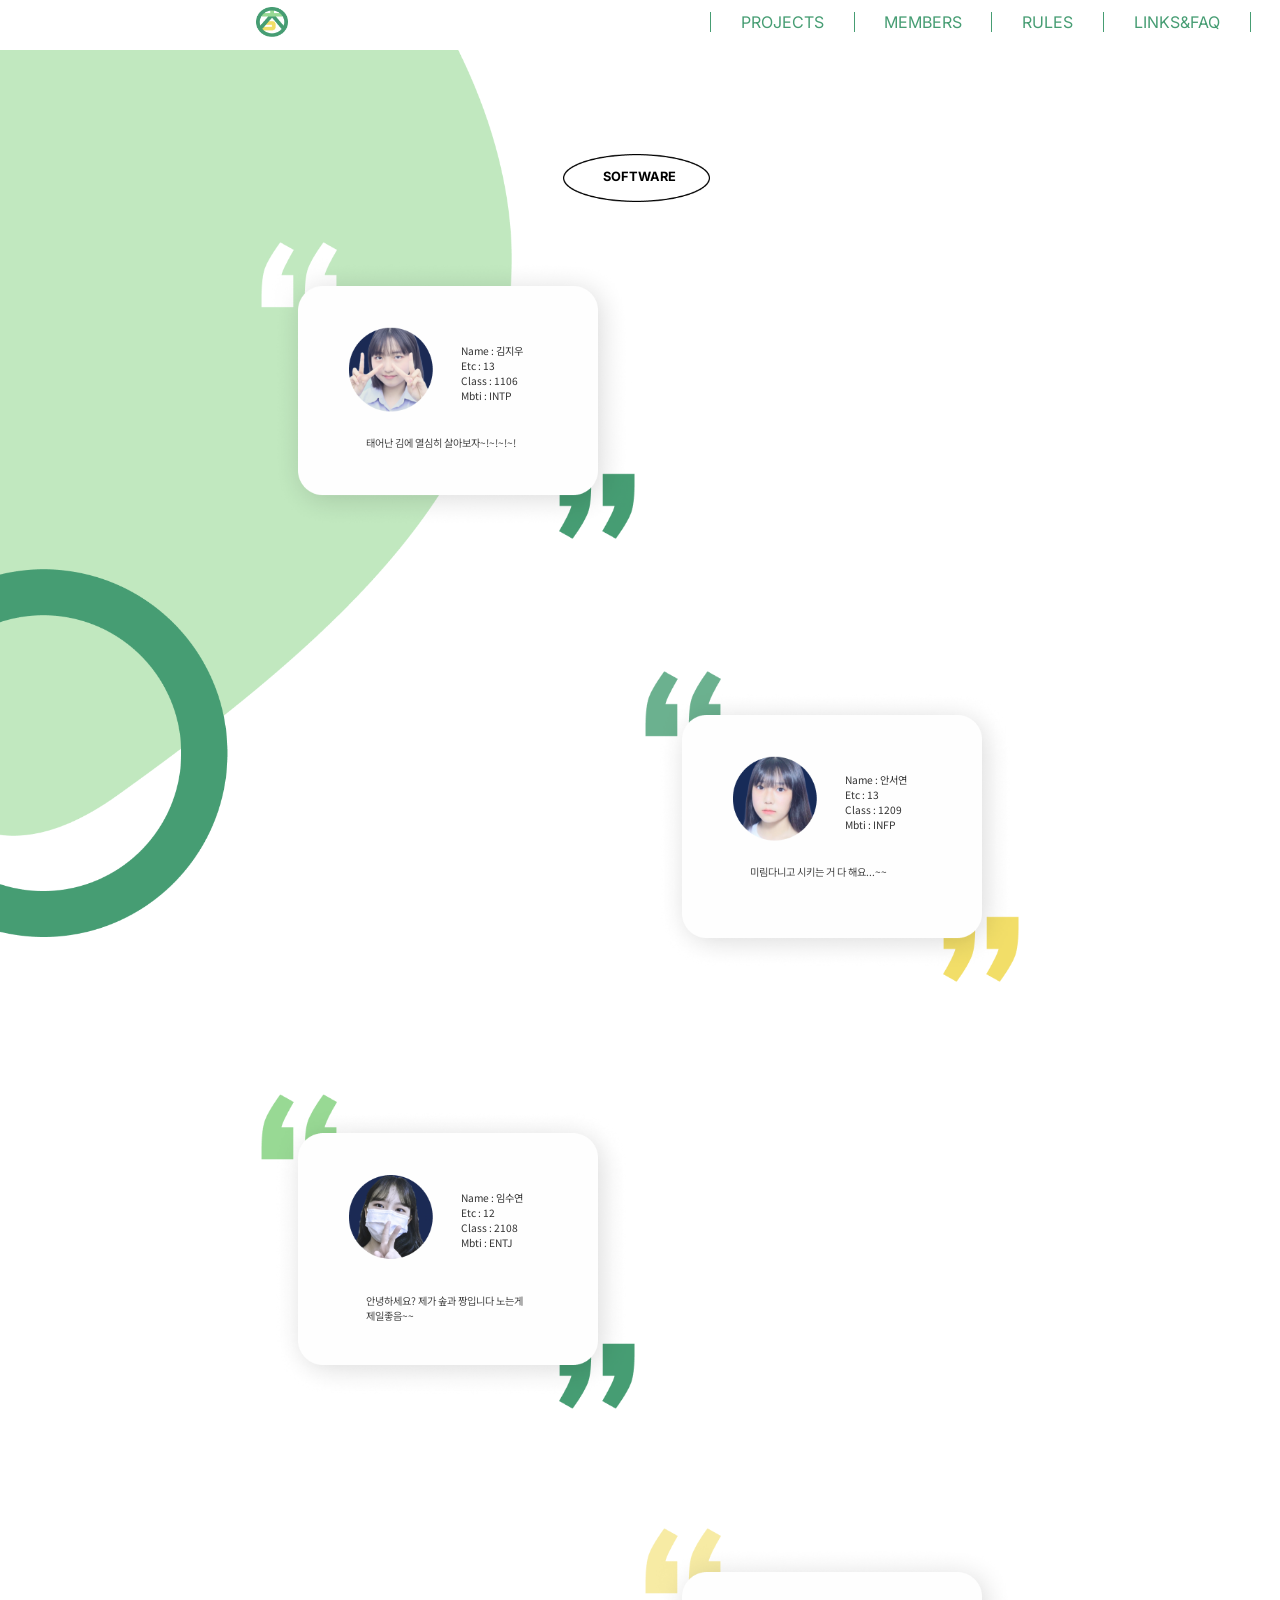
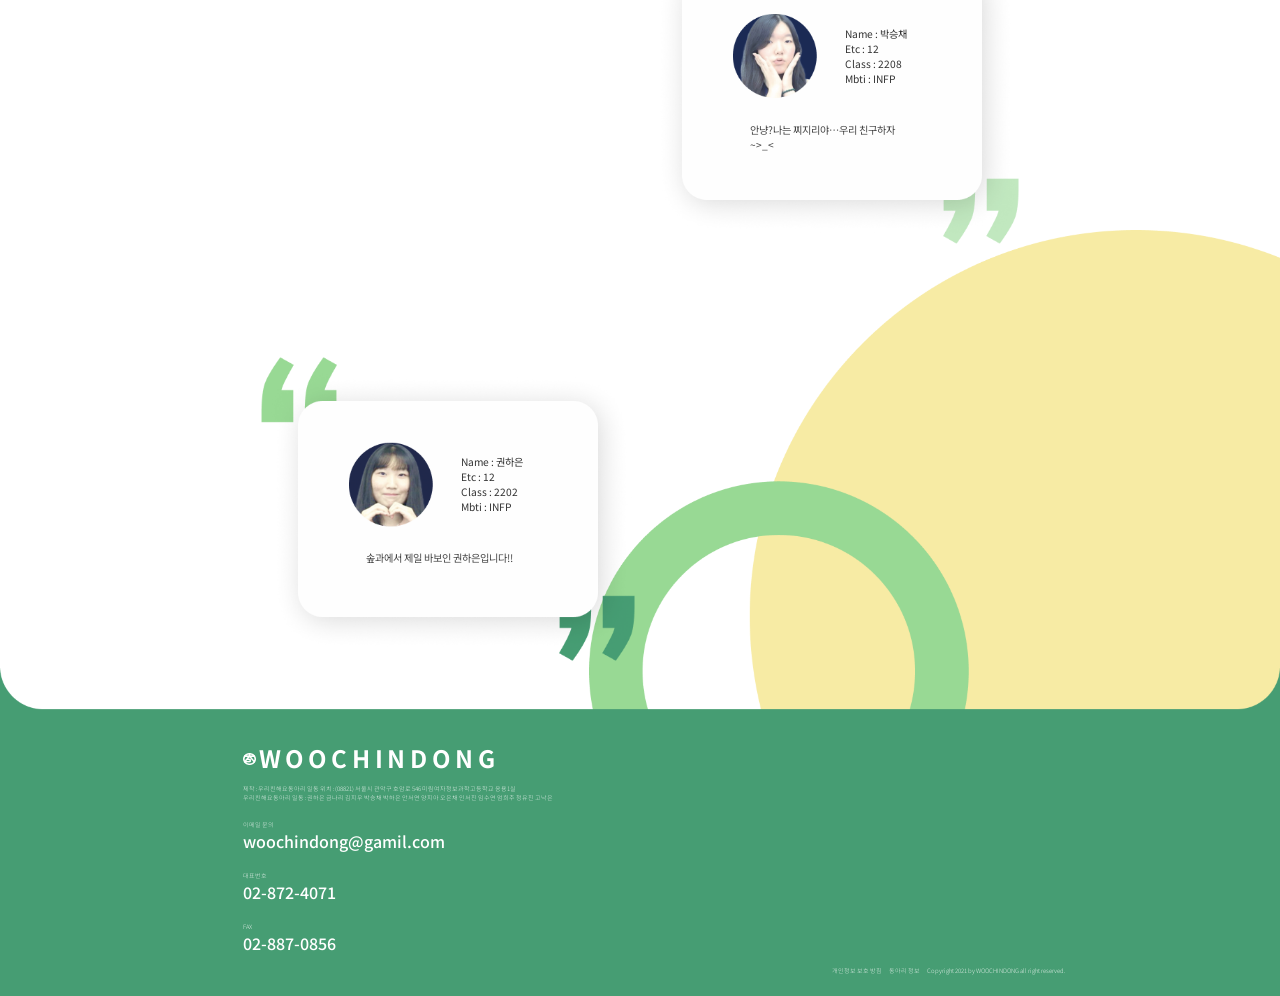
<file: soft.html>
<!DOCTYPE html>
<!DOCTYPE html>
<html>
  <head>
    <title>우친동 홈페이지</title>

    <meta charset="utf-8" />
    <meta name="viewport" content="width=device-width, initial-scale=1" />
    <title>SOFTWARE</title>
    <link rel="preconnect" href="https://fonts.googleapis.com" />
    <link rel="preconnect" href="https://fonts.gstatic.com" crossorigin />
    <link
      href="https://fonts.googleapis.com/css2?family=Noto+Sans+KR:wght@100;300;400;500;700;900&display=swap"
      rel="stylesheet"
    />

    <link
      href="https://fonts.googleapis.com/css2?family=Inter:wght@100;300;400;500;700;900&display=swap"
      rel="stylesheet"
    />

    <link
      href="https://fonts.googleapis.com/css2?family=Noto+Sans+HK:wght@100;300;400;500;700;900&display=swap"
      rel="stylesheet"
    />

    <style>
      * {
        -webkit-touch-callout: none;
        user-select: none;
        -moz-user-select: none;
        -ms-user-select: none;
        -webkit-user-select: none;
        -webkit-user-drag: none;
        margin: 0;
        padding: 0;
      }

      header {
        font-family: "Inter", sans-serif;
        width: 100%;
        height: 50px;
        background-image: url(./img/Rectangle\ 1.png);
        position: fixed;
        z-index: 10;
      }
      .logo {
        width: 2.5%;
        margin-top: 7px;
        margin-left: 20%;
        float: left;
      }
      .headmenu_wrap {
        margin-top: 12px;
        margin-left: 33%;
        float: left;
      }
      .headmenu {
        list-style: none;
        margin: 0;
        padding: 0;
      }
      .headmenu > li {
        display: inline;
        float: left;
        padding-left: 30px;
        padding-right: 30px;
      }
      .headmenu > li > a {
        color: #469d73;
        text-decoration: none;
      }
      .headmenu > li > ul > a {
        color: #469d73;
        text-decoration: none;
      }
      .point {
        border-right: 1px solid #469d73;
        border-left: 1px solid #469d73;
      }
      #sw:hover {
        background-image: url(./img/Hit.png);
        font-weight: bold;
      }
      #sol:hover {
        background-image: url(./img/Him.png);
        font-weight: bold;
      }
      #dg:hover {
        background-image: url(./img/Hib.png);
        font-weight: bold;
      }
      #sw {
        margin-top: 15px;
        padding-top: 20px;
        padding-bottom: 10px;
        background-image: url(./img/Hitbg.png);
        background-repeat: no-repeat;
        background-size: 100% 100%;
      }
      #sol {
        padding-top: 10px;
        padding-bottom: 10px;
        background-image: url(./img/Himbg.png);
        background-repeat: no-repeat;
        background-size: 100% 100%;
      }
      #dg {
        padding-top: 10px;
        padding-bottom: 10px;
        background-image: url(./img/Hibbg.png);
        background-repeat: no-repeat;
        background-size: 100% 100%;
      }
      #members {
        overflow: hidden;
        height: 30px;
        text-align: center;
        padding: 0;
      }
      .members_list {
        width: 136px;
        height: 30px;
      }
      .members_list > a {
        color: #469d73;
        text-decoration: none;
      }

      #Title_circle {
        position: absolute;
        z-index: 2;
        width: 11.5%;
        margin-top: 12%;
        margin-left: 44%;
      }
      #background_obj1 {
        position: absolute;
        z-index: 1;
        width: 40%;
        margin-top: 0%;
        margin-left: 0%;
      }
      #background_obj2 {
        position: absolute;
        z-index: 1;
        width: 54%;
        margin-top: 143%;
        margin-left: 46%;
      }
      #member1 {
        position: absolute;
        z-index: 3;
        width: 30%;
        margin-top: 18.5%;
        margin-left: 20%;
      }
      #member2 {
        position: absolute;
        z-index: 3;
        width: 30%;
        margin-top: 52%;
        margin-left: 50%;
      }
      #member3 {
        position: absolute;
        z-index: 3;
        width: 30%;
        margin-top: 85.5%;
        margin-left: 20%;
      }
      #member4 {
        position: absolute;
        z-index: 3;
        width: 30%;
        margin-top: 119%;
        margin-left: 50%;
      }
      #member5 {
        position: absolute;
        z-index: 3;
        width: 30%;
        margin-top: 152.5%;
        margin-left: 20%;
      }
      #footer {
        position: absolute;
        z-index: 4;
        width: 100%;
        margin-top: 177%;
        margin-left: 0%;
      }
      #Title {
        position: absolute;
        width: 5.9%;
        z-index: 2;

        font-family: "Inter", sans-serif;
        font-style: normal;
        font-weight: 700;
        font-size: 1vmax;

        text-align: center;
        margin-top: 13.2%;
        margin-left: 47%;

        color: #000000;
      }
      #member1_text {
        position: absolute;
        width: 30%;
        z-index: 4;

        font-family: "Noto Sans KR", sans-serif;
        font-style: normal;
        font-weight: 400;
        font-size: 0.8vmax;

        margin-top: 26.8%;
        margin-left: 36%;

        color: #323232;
      }
      #member1_text2 {
        position: absolute;
        width: 30%;
        z-index: 4;

        font-family: "Noto Sans KR", sans-serif;
        font-style: normal;
        font-weight: 400;
        font-size: 0.8vmax;

        margin-top: 34%;
        margin-left: 28.6%;

        color: #464646;
      }
      #member2_text {
        position: absolute;
        width: 30%;
        z-index: 4;

        font-family: "Noto Sans KR", sans-serif;
        font-style: normal;
        font-weight: 400;
        font-size: 0.8vmax;

        margin-top: 60.3%;
        margin-left: 66%;

        color: #323232;
      }
      #member2_text2 {
        position: absolute;
        width: 30%;
        z-index: 4;

        font-family: "Noto Sans KR", sans-serif;
        font-style: normal;
        font-weight: 400;
        font-size: 0.8vmax;

        margin-top: 67.5%;
        margin-left: 58.6%;

        color: #464646;
      }
      #member3_text {
        position: absolute;
        width: 30%;
        z-index: 4;

        font-family: "Noto Sans KR", sans-serif;
        font-style: normal;
        font-weight: 400;
        font-size: 0.8vmax;

        margin-top: 93%;
        margin-left: 36%;

        color: #323232;
      }
      #member3_text2 {
        position: absolute;
        width: 30%;
        z-index: 4;

        font-family: "Noto Sans KR", sans-serif;
        font-style: normal;
        font-weight: 400;
        font-size: 0.8vmax;

        margin-top: 101%;
        margin-left: 28.6%;

        color: #464646;
      }
      #member4_text {
        position: absolute;
        width: 30%;
        z-index: 4;

        font-family: "Noto Sans KR", sans-serif;
        font-style: normal;
        font-weight: 400;
        font-size: 0.8vmax;

        margin-top: 127%;
        margin-left: 66%;

        color: #323232;
      }
      #member4_text2 {
        position: absolute;
        width: 30%;
        z-index: 4;

        font-family: "Noto Sans KR", sans-serif;
        font-style: normal;
        font-weight: 400;
        font-size: 0.8vmax;

        margin-top: 134.5%;
        margin-left: 58.6%;

        color: #464646;
      }
      #member5_text {
        position: absolute;
        width: 30%;
        z-index: 4;

        font-family: "Noto Sans KR", sans-serif;
        font-style: normal;
        font-weight: 400;
        font-size: 0.8vmax;

        margin-top: 160.5%;
        margin-left: 36%;

        color: #323232;
      }
      #member5_text2 {
        position: absolute;
        width: 30%;
        z-index: 4;

        font-family: "Noto Sans KR", sans-serif;
        font-style: normal;
        font-weight: 400;
        font-size: 0.8vmax;

        margin-top: 168%;
        margin-left: 28.6%;

        color: #464646;
      }

      .Mfootertxt {
        position: absolute;

        font-family: "Noto Sans KR", sans-serif;
        margin-top: 177%;
        margin-left: 19%;
        z-index: 4;
        color: white;
      }

      .Mfi {
        position: absolute;

        margin-top: 26%;
        width: 4%;
      }

      .t2 {
        margin-left: 5%;
        margin-top: 24%;
        font-weight: 700;
        font-size: 1.5em;
        letter-spacing: 0.2em;
      }

      .t1 {
        margin-top: 3%;
        font-weight: 200;
        font-size: 0.2em;
      }

      .t3 {
        margin-top: -2%;
        font-weight: 200;
        font-size: 0.2em;
      }

      .bt3 {
        font-weight: 500;
        font-size: 1em;
      }

      .t4 {
        margin-top: -2%;
        font-weight: 200;
        font-size: 0.2em;
      }
      .bt4 {
        font-weight: 500;
        font-size: 1em;
      }

      .t5 {
        margin-top: -2%;
        font-weight: 200;
        font-size: 0.2em;
      }

      .bt5 {
        font-weight: 500;
        font-size: 1em;
      }

      .t6 {
        position: absolute;
        margin-left: 65%;
        margin-top: 200.5%;
        font-size: 0.3em;
        z-index: 5;
        font-family: "Noto Sans KR", sans-serif;
        color: white;
        font-weight: 200;
      }
    </style>
  </head>
  <header>
    <a href="./index.html"><img class="logo" src="./img/logo.png" /></a>
    <div class="headmenu_wrap">
      <ul class="headmenu">
        <li class="point"><a href="./project.html">PROJECTS</a></li>
        <li onclick="DropMenu()" id="members">
          <a href="#">MEMBERS</a>
          <ul style="padding: 0">
            <li id="sw" class="members_list">
              <a href="./soft.html">Software</a>
            </li>
            <li id="sol" class="members_list">
              <a href="./sol.html">Solution</a>
            </li>
            <li id="dg" class="members_list">
              <a href="./design.html">Design</a>
            </li>
          </ul>
        </li>
        <li class="point"><a href="./rules.html">RULES</a></li>
        <li style="border-right: 1px solid #469d73">
          <a href="./link.html">LINKS&FAQ</a>
        </li>
      </ul>
    </div>
  </header>
  <body>
    <p id="Title">SOFTWARE</p>
    <p id="member1_text">
      Name : 김지우<br />
      Etc : 13<br />
      Class : 1106<br />
      Mbti : INTP<br />
    </p>
    <p id="member1_text2">태어난 김에 열심히 살아보자~!~!~!~!</p>
    <p id="member2_text">
      Name : 안서연<br />
      Etc : 13<br />
      Class : 1209<br />
      Mbti : INFP<br />
    </p>
    <p id="member2_text2">미림다니고 시키는 거 다 해요...~~</p>
    <p id="member3_text">
      Name : 임수연<br />
      Etc : 12<br />
      Class : 2108<br />
      Mbti : ENTJ<br />
    </p>
    <p id="member3_text2">
      안녕하세요? 제가 솦과 짱입니다 노는게<br />제일좋음~~
    </p>
    <p id="member4_text">
      Name : 박승채<br />
      Etc : 12<br />
      Class : 2208<br />
      Mbti : INFP<br />
    </p>
    <p id="member4_text2">안냥?나는 찌지리야…우리 친구하자<br />~>_<</p>
    <p id="member5_text">
      Name : 권하은<br />
      Etc : 12<br />
      Class : 2202<br />
      Mbti : INFP<br />
    </p>
    <p id="member5_text2">솦과에서 제일 바보인 권하은입니다!!</p>
    <img id="Title_circle" src="./img/Title_circle.png" />
    <img id="background_obj1" src="./img/background_obj1.png" width="100%" />
    <img id="background_obj2" src="./img/background_obj2.png" width="100%" />
    <img id="member1" src="./img/member1.png" />
    <img id="member2" src="./img/member2.png" />
    <img id="member3" src="./img/member3.png" />
    <img id="member4" src="./img/member4.png" />
    <img id="member5" src="./img/member5.png" />
    <img id="footer" src="./img/footer.png" />

    <div class="Mfootertxt">
      <div class="Mfi">
        <img src="./img/Mfi.png" width="100%" />
      </div>

      <div class="t2">WOOCHINDONG</div>

      <div class="t1">
        제작 : 우리친해요동아리 일동 위치 : (08821) 서울시 관악구 호암로 546
        미림여자정보과학고등학교 응용1실
        <br />
        우리친해요동아리 일동 : 권하은 금나리 김지우 박승채 박하은 안서연 양지아
        오은채 인서진 임수연 엄희주 정유진 고낙은
      </div>

      <br />

      <div class="t3">이메일 문의</div>

      <div class="bt3">woochindong@gamil.com</div>
      <br />
      <div class="t4">대표번호</div>

      <div class="bt4">02-872-4071</div>
      <br />
      <div class="t5">FAX</div>

      <div class="bt5">02-887-0856</div>
      <br />
    </div>

    <div class="t6">
      개인정보 보호 방침&nbsp;&nbsp;&nbsp;&nbsp;&nbsp;&nbsp;&nbsp;동아리
      정보&nbsp;&nbsp;&nbsp;&nbsp;&nbsp;&nbsp;&nbsp;Copyright 2021 by
      WOOCHINDONG all right reserved.
    </div>
  </body>
</html>
<script>
  let cnt_li = 0;
  function DropMenu() {
    cnt_li++;
    if (cnt_li % 2 == 0) {
      document.getElementById("members").style.overflow = "hidden";
      document.getElementById("members").style.height = "0px";
    } else {
      document.getElementById("members").style.overflow = "none";
      document.getElementById("members").style.height = "200px";
    }
  }
</script>
</file>
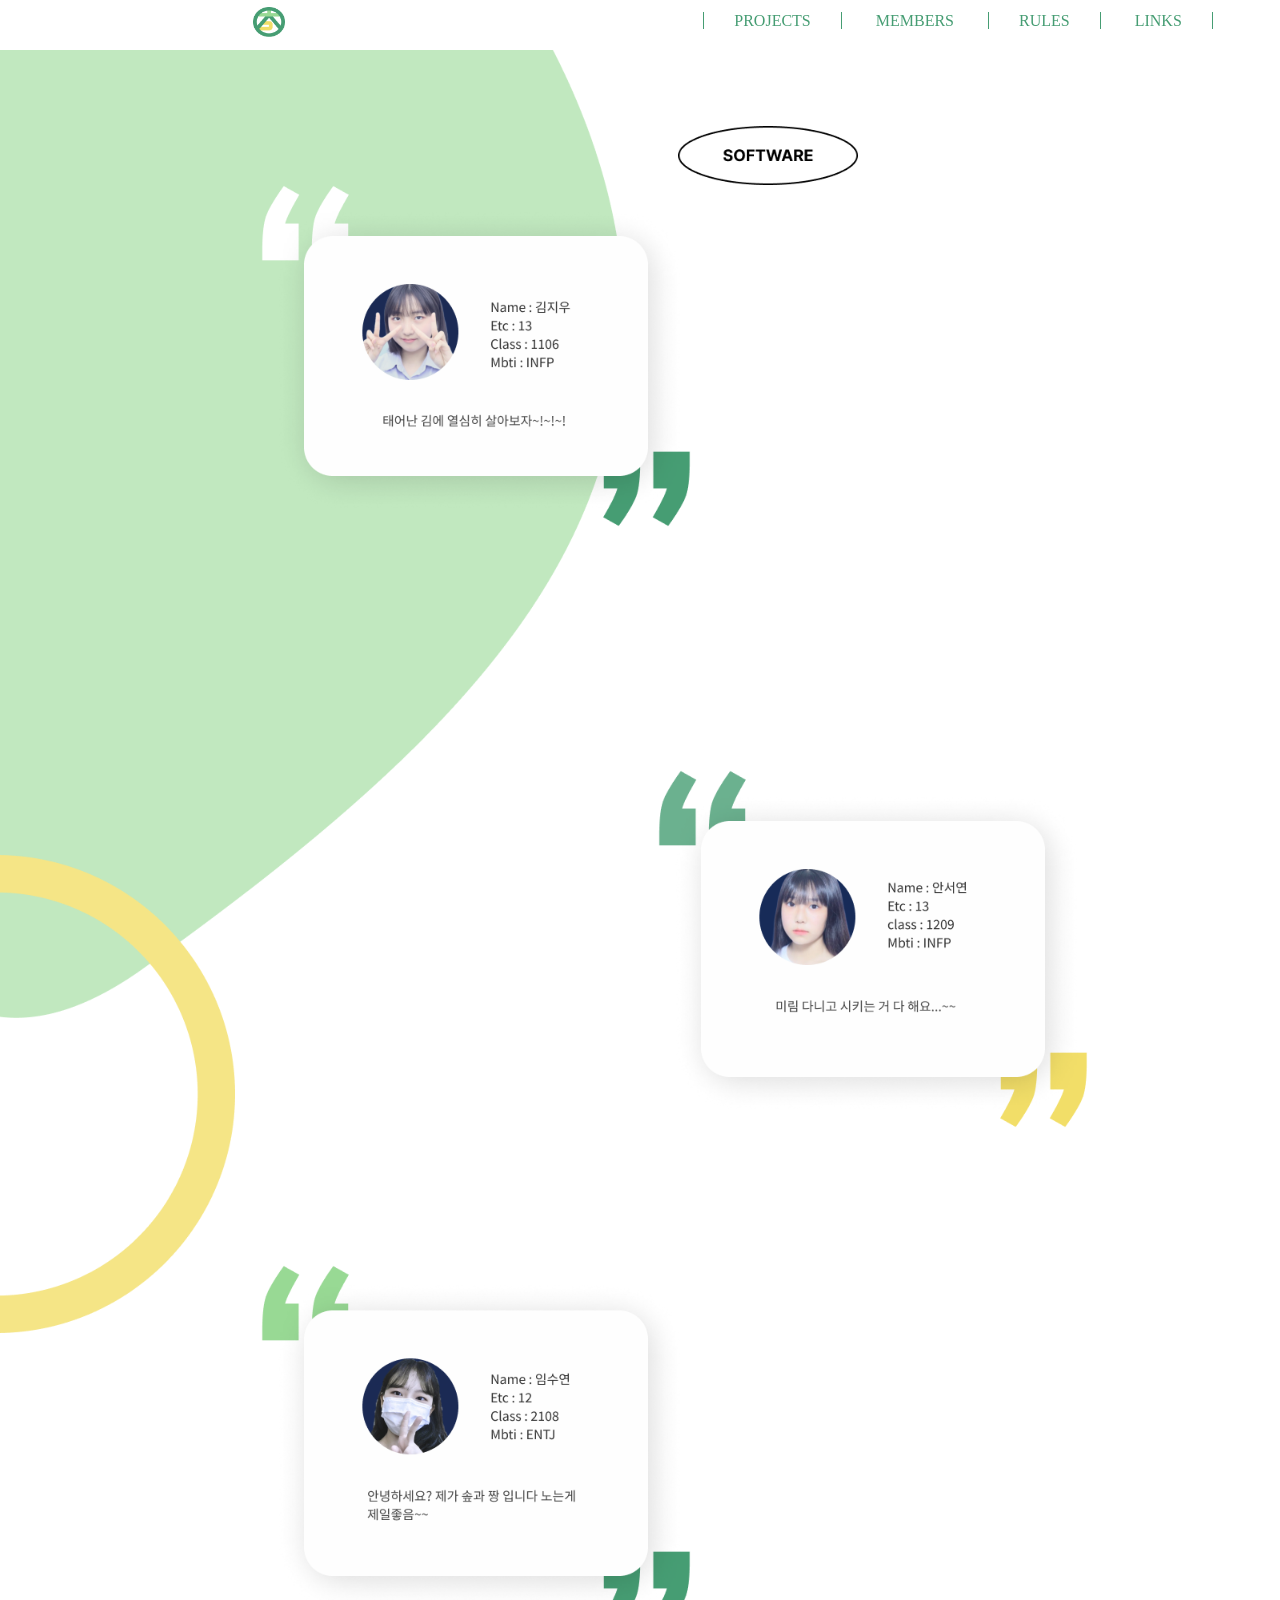
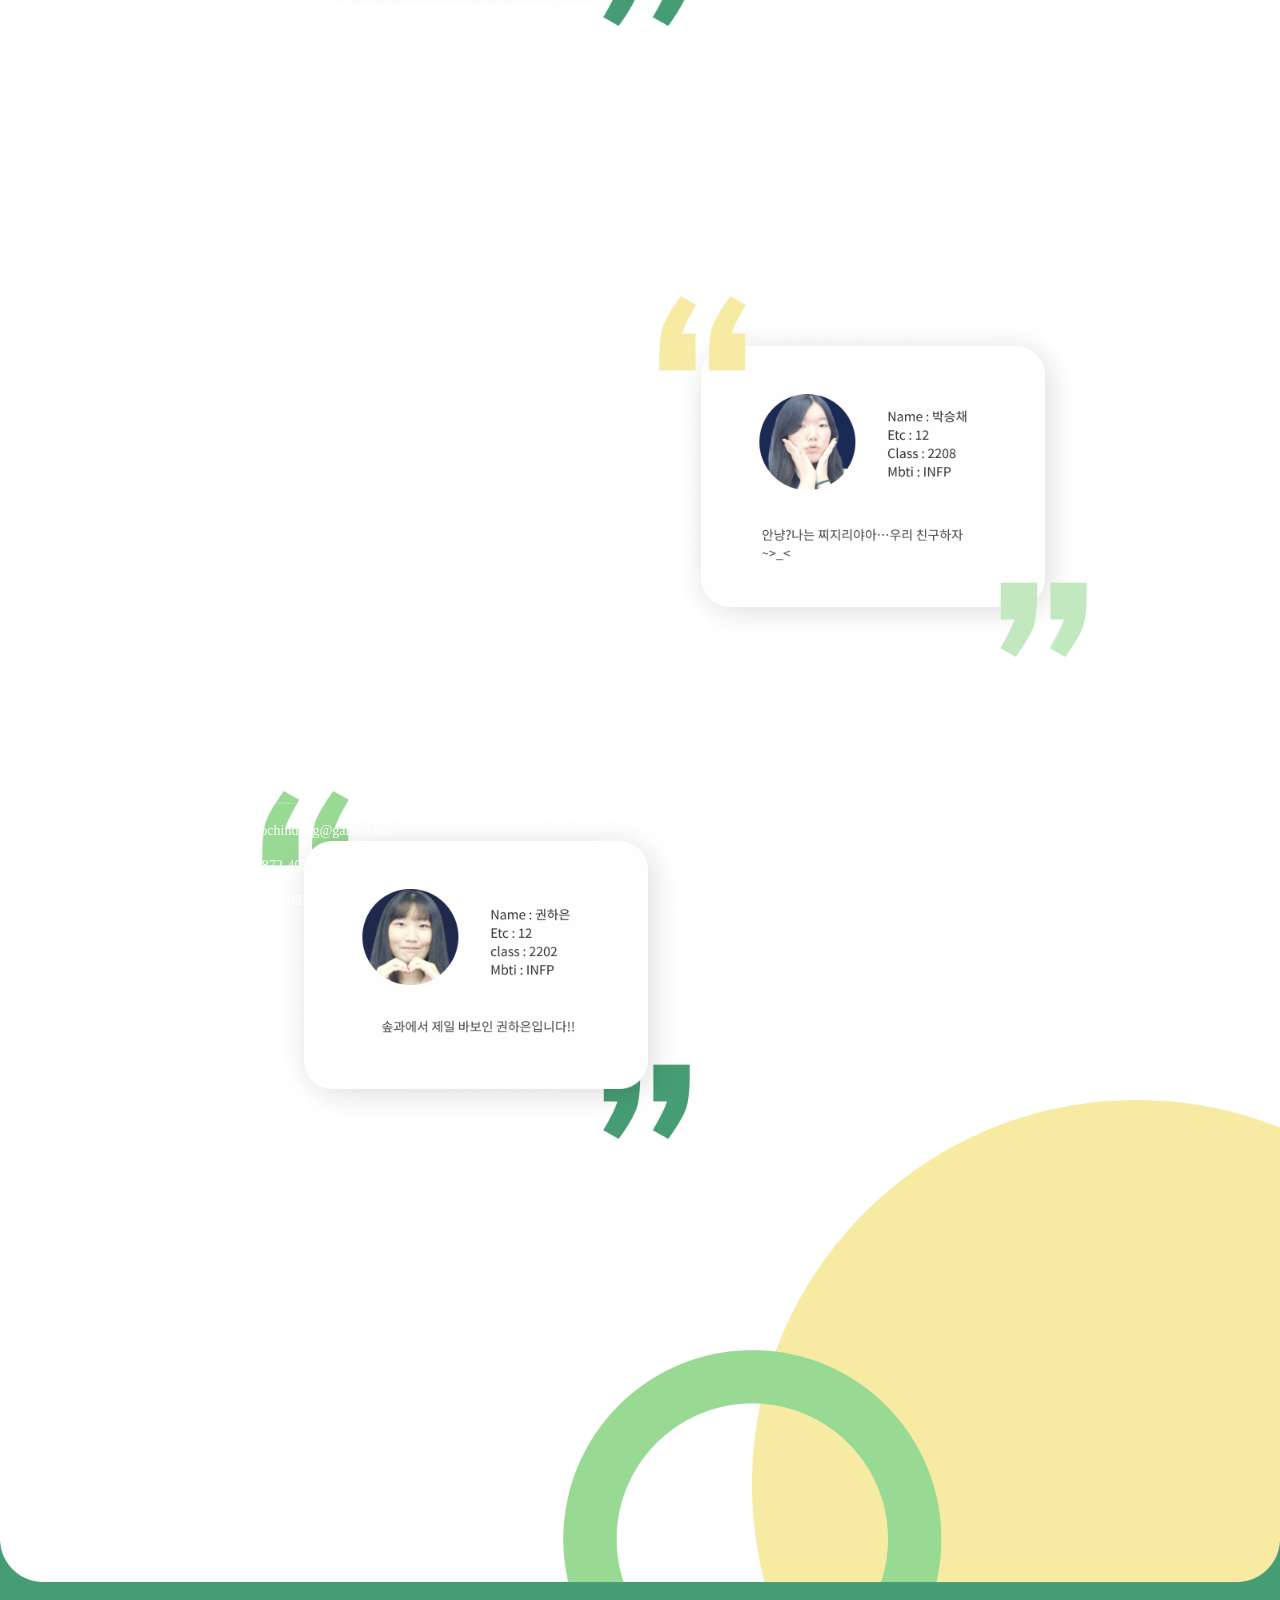
<file: softw.html>
<!DOCTYPE html>
<html>
<head>
</head>
<style type="text/css">

header{
            background-image: url(./img/Rectangle\ 1.png);
            position: fixed;
            width: 100%;
            height: 50px;
            z-index: 10;
        }
        .paddheader{
            margin-right: 1%;
        }
        .logo{
            width: 2.5%;
            margin-top: 7px;
            margin-left: 20%;
            float: left;
        }
        .headmenu_wrap{
            margin-top: 12px;
            margin-left: 33%;
            float: left;
        }
        .headmenu{
            list-style: none;
            margin: 0;
            padding: 0;
        }
        .headmenu>li{
            display: inline;
            padding-left: 30px;
            padding-right: 30px;
        }
        .headmenu>li>a{
            color: #469D73;
            text-decoration: none;
        }
        .point{
            border-right: 1px solid #469D73;
            border-left: 1px solid #469D73;
        }
        #sw{
            padding-top: 20px;
            background-image: url(./img/Union.png);
            background-repeat: no-repeat;
            background-size: 100%;
        }
        #sw:hover{
            background-image: url(./img/Union\ \(1\).png);
            font-weight: bold;
        }
        #sol:hover{
            background-image: url(./img/Rectangle\ 62.png);
            font-weight: bold;
        }
        #dg:hover{
            background-image: url(./img/Rectangle\ 62\ \(1\).png);
            font-weight: bold;
        }
        #sol{
            padding-top: 10px;
            background-image: url(./img/Rectangle\ 57.png);
            background-repeat: no-repeat;
            background-size: 100%;
        }
        #dg{
            padding-top: 10px;
            padding-bottom: 10px;
            background-image: url(./img/Rectangle\ 61.png);
            background-repeat: no-repeat;
            background-size: 100%;
        }
        .member_list{
            float: right;
            list-style: none;
            margin-right: 26.1%;
            height: 0;
            overflow: hidden;
        }
        .member_list>li{
            text-align: center;
            width: 145px;
            height: 30px;
        }
        .member_list>li>a{
            color: #469D73;
            text-decoration: none;
        }

    body{
      margin : 0;
      padding: 0;
  }

  .a {
    position: absolute;
   }
   .b {
     position: absolute;
     left: 53%;
     top: 14%;
    }
    .c {
      position: absolute;
      left: -13%;
      top: 95%;
     }
    .d {
        position: absolute;
        left: 20%;
        top: 20%;
    }
    .e{
        position: absolute;
        left: 51%;
        top: 85%;

    }
    .f {
        position: absolute;
        left: 20%;
        top: 140%;
    }
    .g {
        position: absolute;
        left: 51%;
        top: 210%;
    }
    .h {
        position: absolute;
        left: 20%;
        top: 265%;
    }

footer {
        position: absolute;
        top: 300%;

    }
    .fttit{
            position: absolute;
            margin-left: 19%;
            margin-top: 167%;
            width: 12%;

        }

        .imtxt{
            position: absolute;
            margin-left: 19%;
            margin-top: 169%;
            color: white;
        }

        

        .t1{
            font-size: 1px;
            margin-top: 2%;
        }

        .t3{
            font-size: 1px;
        }
        .bt3{
            font-size: 14px;
        }

        .t4{
            font-size: 1px;
        }
        .bt4{
            font-size: 14px;
        }

        .t5{
            font-size: 1px;
        }
        .bt5{
            font-size: 14px;
        }

        .t6{
            position: absolute;
            margin-left: 59%;
            margin-top: 183%;
            font-size: 1px;
            color: white;
        }

</style>

    <header>
        <div class="paddheader">
        <a href="./index.html">
            <img class="logo" src="./img/Group 1.png">
        </a>
        <div class="headmenu_wrap">
            <ul class="headmenu">
                <li class="point"><a href="./project.html">PROJECTS</a></li>
                <li onclick="DropMenu()"><a href="#">MEMBERS</a></li>
                <li class="point"><a href="./Rules.html">RULES</a></li>
                <li style="border-right: 1px solid #469D73;"><a href="./links.html">LINKS</li>
                </ul>
            </div>
            <ul class="member_list" id="members">
                <li id="sw"><a href="./softw.html">Software</a></li>
                <li id="sol"><a href="./sol.html">Solution</a></li>
                <li id="dg"><a href="./design.html">Design</a></li>
            </ul>
            </div>
        </header>

<body style="overflow-x: hidden;">
    <div class="a"><img src="./img/Ellipse 17.png"width="80%"></div>
    
    <div class="b"><img src="./img/Group 137.png"width="80%"></div>
    <div class="c"><img src="./img/Exclude.png"width="80%"></div>

    <div class="d"><img src="./img/Group 148.png"width="80%"></div>
    <div class="e"><img src="./img/Group 150.png"width="80%"></div>
    <div class="f"><img src="./img/Group 77.png"width="80%"></div>
    <div class="g"><img src="./img/Group 86.png"width="80%"></div>
    <div class="h"><img src="./img/Group 131.png"width="80%"></div>


    <div class="i"><img src="./img/Rectangle 34.png"width="100%"></div>
    <footer><img src="./img/Group 65.png" width="100%"></footer>
    <div class="fttit">
            <img src="./img/fttit.png" width="100%">
        </div>

        <div class="imtxt">

            <div class="t1">
                제작 : 우리친해요동아리 일동 위치 : (08821) 서울시 관악구 호암로 546 미림여자정보과학고등학교 응용1실
                <br>
                우리친해요동아리 일동 : 권하은 금나리 김지우 박승채 박하은 안서연 양지아 오은채 인서진 임수연 엄희주 정유진 고낙은
            </div>

            <br>

            <div class="t3">
                이메일 문의
            </div>

            <div class="bt3">
                woochindong@gamil.com
            </div>
            <br>
            <div class="t4">
                대표번호
            </div>

            <div class="bt4">
                02-872-4071
            </div>
            <br>
            <div class="t5">
                FAX
            </div>

            <div class="bt5">
                02-887-0856
            </div>
            <br>    



        </div>
        <div class="t6">
            개인정보 보호 방침 | 동아리 정보 | Copyright 2021 by WOOCHINDONG all right reserved.
        </div>
 <script>
    let cnt_li=0;
    function DropMenu(){
        cnt_li++;
        if(cnt_li%2==0){
            document.getElementById("members").style.overflow="hidden";
            document.getElementById("members").style.height="0px";
        }
        else{
            document.getElementById("members").style.overflow="none";
            document.getElementById("members").style.height="200px";
        }
    }
    
</script>
</file>
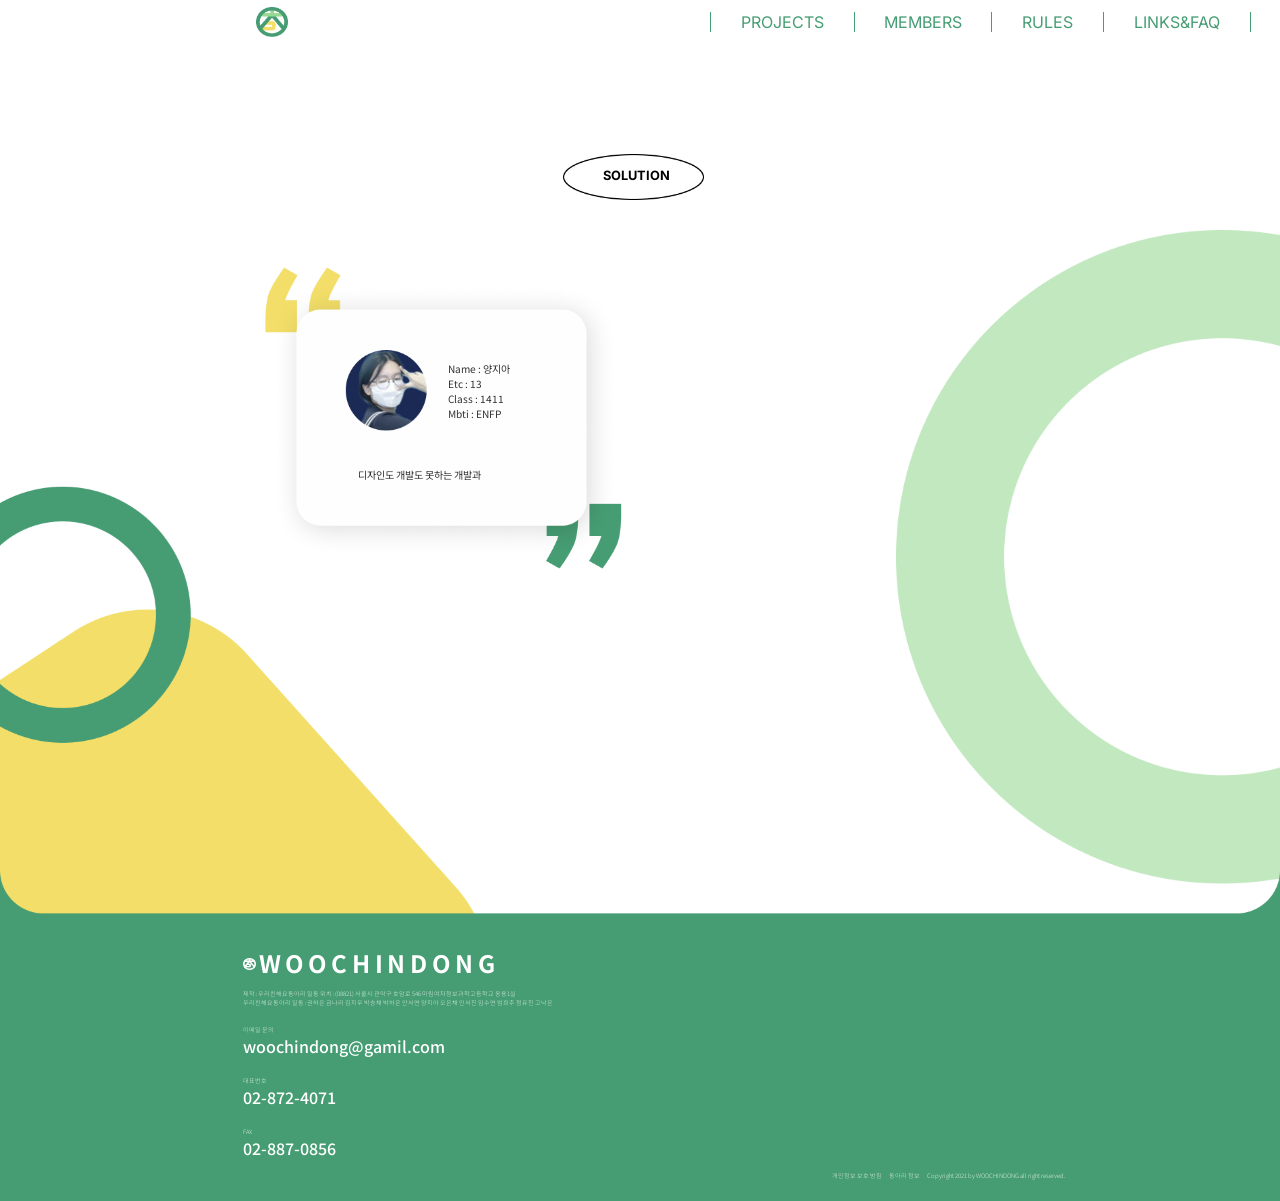
<file: sol.html>
<!DOCTYPE html>
<html lang="en">
  <head>
    <meta charset="UTF-8" />
    <meta http-equiv="X-UA-Compatible" content="IE=edge" />
    <meta name="viewport" content="width=device-width, initial-scale=1.0" />
    <title>WEB SOLUTION</title>
    <link rel="preconnect" href="https://fonts.googleapis.com" />
    <link rel="preconnect" href="https://fonts.gstatic.com" crossorigin />
    <link
      href="https://fonts.googleapis.com/css2?family=Noto+Sans+KR:wght@100;300;400;500;700;900&display=swap"
      rel="stylesheet"
    />

    <link
      href="https://fonts.googleapis.com/css2?family=Inter:wght@100;300;400;500;700;900&display=swap"
      rel="stylesheet"
    />

    <link
      href="https://fonts.googleapis.com/css2?family=Noto+Sans+HK:wght@100;300;400;500;700;900&display=swap"
      rel="stylesheet"
    />
    <style>
      * {
        -webkit-touch-callout: none;
        user-select: none;
        -moz-user-select: none;
        -ms-user-select: none;
        -webkit-user-select: none;
        -webkit-user-drag: none;
        margin: 0;
        padding: 0;
      }
      body {
        overflow-x: hidden;
      }
      header {
        font-family: "Inter", sans-serif;
        width: 100%;
        height: 50px;
        background-image: url(./img/Rectangle\ 1.png);
        position: fixed;
        z-index: 10;
      }
      .logo {
        width: 2.5%;
        margin-top: 7px;
        margin-left: 20%;
        float: left;
      }
      .headmenu_wrap {
        margin-top: 12px;
        margin-left: 33%;
        float: left;
      }
      .headmenu {
        list-style: none;
        margin: 0;
        padding: 0;
      }
      .headmenu > li {
        display: inline;
        float: left;
        padding-left: 30px;
        padding-right: 30px;
      }
      .headmenu > li > a {
        color: #469d73;
        text-decoration: none;
      }
      .headmenu > li > ul > a {
        color: #469d73;
        text-decoration: none;
      }
      .point {
        border-right: 1px solid #469d73;
        border-left: 1px solid #469d73;
      }
      #sw:hover {
        background-image: url(./img/Hit.png);
        font-weight: 500;
      }
      #sol:hover {
        background-image: url(./img/Him.png);
        font-weight: 500;
      }
      #dg:hover {
        background-image: url(./img/Hib.png);
        font-weight: 500;
      }
      #sw {
        margin-top: 15px;
        padding-top: 20px;
        padding-bottom: 10px;
        background-image: url(./img/Hitbg.png);
        background-repeat: no-repeat;
        background-size: 100% 100%;
      }
      #sol {
        padding-top: 10px;
        padding-bottom: 10px;
        background-image: url(./img/Himbg.png);
        background-repeat: no-repeat;
        background-size: 100% 100%;
      }
      #dg {
        padding-top: 10px;
        padding-bottom: 10px;
        background-image: url(./img/Hibbg.png);
        background-repeat: no-repeat;
        background-size: 100% 100%;
      }
      #members {
        overflow: hidden;
        height: 30px;
        text-align: center;
        padding: 0;
      }
      .members_list {
        width: 136px;
        height: 30px;
      }
      .members_list > a {
        color: #469d73;
        text-decoration: none;
      }
      #WtitcT {
        /*#Wtitc Text*/
        position: absolute;
        width: 7%;
        height: 4%;
        font-family: "Inter", sans-serif;
        font-style: normal;
        font-weight: 700;
        font-size: 1vmax;

        text-align: center;
        margin-top: 13.1%;
        margin-left: 46.2%;

        color: #000000;
      }

      #Wi1T {
        /*Wi1 Text*/
        z-index: 5;
        position: absolute;
        width: 10%;
        font-family: "Noto Sans KR", sans-serif;
        font-style: normal;
        font-weight: 400;
        font-size: 0.79vmax;

        margin-top: 28.2%;
        margin-left: 35%;

        color: #323232;
      }
      #Wi1T2 {
        /*Wi1 Text 2*/
        z-index: 6;
        position: absolute;
        width: 20%;
        font-family: "Noto Sans KR", sans-serif;
        font-style: normal;
        font-weight: 400;
        font-size: 0.79vmax;

        margin-top: 36.5%;
        margin-left: 28%;

        color: #323232;
      }
      #Wf1 {
        position: absolute;
        z-index: 1;
        width: 38%;
        margin-top: 38%;
        margin-left: -0.5%;
      }
      #Wf2 {
        position: absolute;
        z-index: 2;
        width: 33%;
        margin-top: 18%;
        margin-left: 70%;
      }
      #Wfooter {
        position: absolute;
        z-index: 3;
        width: 100%;
        margin-top: 68%;
        margin-left: 0%;
      }
      #Wi1 {
        position: absolute;
        z-index: 4;
        width: 29%;
        margin-top: 15%;
        margin-left: 20%;
      }
      #Wtitc {
        position: absolute;
        z-index: 7;
        width: 11%;
        margin-top: 12%;
        margin-left: 44%;
      }
      .Mfootertxt {
        position: absolute;

        font-family: "Noto Sans KR", sans-serif;
        margin-top: 68%;
        margin-left: 19%;
        z-index: 4;
        color: white;
      }

      .Mfi {
        position: absolute;

        margin-top: 26%;
        width: 4%;
      }

      .t2 {
        margin-left: 5%;
        margin-top: 24%;
        font-weight: 700;
        font-size: 1.5em;
        letter-spacing: 0.2em;
      }

      .t1 {
        margin-top: 3%;
        font-weight: 200;
        font-size: 0.2em;
      }

      .t3 {
        margin-top: -2%;
        font-weight: 200;
        font-size: 0.2em;
      }

      .bt3 {
        font-weight: 500;
        font-size: 1em;
      }

      .t4 {
        margin-top: -2%;
        font-weight: 200;
        font-size: 0.2em;
      }
      .bt4 {
        font-weight: 500;
        font-size: 1em;
      }

      .t5 {
        margin-top: -2%;
        font-weight: 200;
        font-size: 0.2em;
      }

      .bt5 {
        font-weight: 500;
        font-size: 1em;
      }

      .t6 {
        position: absolute;
        margin-left: 65%;
        margin-top: 91.5%;
        font-size: 0.3em;
        z-index: 5;
        font-family: "Noto Sans KR", sans-serif;
        color: white;
        font-weight: 200;
      }
    </style>
  </head>
  <header>
    <a href="./index.html"><img class="logo" src="./img/logo.png" /></a>
    <div class="headmenu_wrap">
      <ul class="headmenu">
        <li class="point"><a href="./project.html">PROJECTS</a></li>
        <li onclick="DropMenu()" id="members">
          <a href="#">MEMBERS</a>
          <ul style="padding: 0">
            <li id="sw" class="members_list">
              <a href="./soft.html">Software</a>
            </li>
            <li id="sol" class="members_list">
              <a href="./sol.html">Solution</a>
            </li>
            <li id="dg" class="members_list">
              <a href="./design.html">Design</a>
            </li>
          </ul>
        </li>
        <li class="point"><a href="./rules.html">RULES</a></li>
        <li style="border-right: 1px solid #469d73">
          <a href="./link.html">LINKS&FAQ</a>
        </li>
      </ul>
    </div>
  </header>
  <body>
    <p id="WtitcT">SOLUTION</p>

    <p id="Wi1T">
      Name : 양지아<br />
      Etc : 13<br />
      Class : 1411<br />
      Mbti : ENFP<br />
    </p>
    <p id="Wi1T2">디자인도 개발도 못하는 개발과</p>
    <img id="Wf1" src="./img/Wf1.png" width="100%" />
    <img id="Wf2" src="./img/Wf2.png" width="100%" />
    <img id="Wfooter" src="./img/Wfooter.png" width="100%" />
    <img id="Wi1" src="./img/Wi1.png" width="100%" />
    <img id="Wtitc" src="./img/Wtitc.png" width="100%" />

    <div class="Mfootertxt">
      <div class="Mfi">
        <img src="./img/Mfi.png" width="100%" />
      </div>

      <div class="t2">WOOCHINDONG</div>

      <div class="t1">
        제작 : 우리친해요동아리 일동 위치 : (08821) 서울시 관악구 호암로 546
        미림여자정보과학고등학교 응용1실
        <br />
        우리친해요동아리 일동 : 권하은 금나리 김지우 박승채 박하은 안서연 양지아
        오은채 인서진 임수연 엄희주 정유진 고낙은
      </div>

      <br />

      <div class="t3">이메일 문의</div>

      <div class="bt3">woochindong@gamil.com</div>
      <br />
      <div class="t4">대표번호</div>

      <div class="bt4">02-872-4071</div>
      <br />
      <div class="t5">FAX</div>

      <div class="bt5">02-887-0856</div>
      <br />
    </div>

    <div class="t6">
      개인정보 보호 방침&nbsp;&nbsp;&nbsp;&nbsp;&nbsp;&nbsp;&nbsp;동아리
      정보&nbsp;&nbsp;&nbsp;&nbsp;&nbsp;&nbsp;&nbsp;Copyright 2021 by
      WOOCHINDONG all right reserved.
    </div>
  </body>
</html>
<script>
  let cnt_li = 0;
  function DropMenu() {
    cnt_li++;
    if (cnt_li % 2 == 0) {
      document.getElementById("members").style.overflow = "hidden";
      document.getElementById("members").style.height = "0px";
    } else {
      document.getElementById("members").style.overflow = "none";
      document.getElementById("members").style.height = "200px";
    }
  }
</script>
</file>
